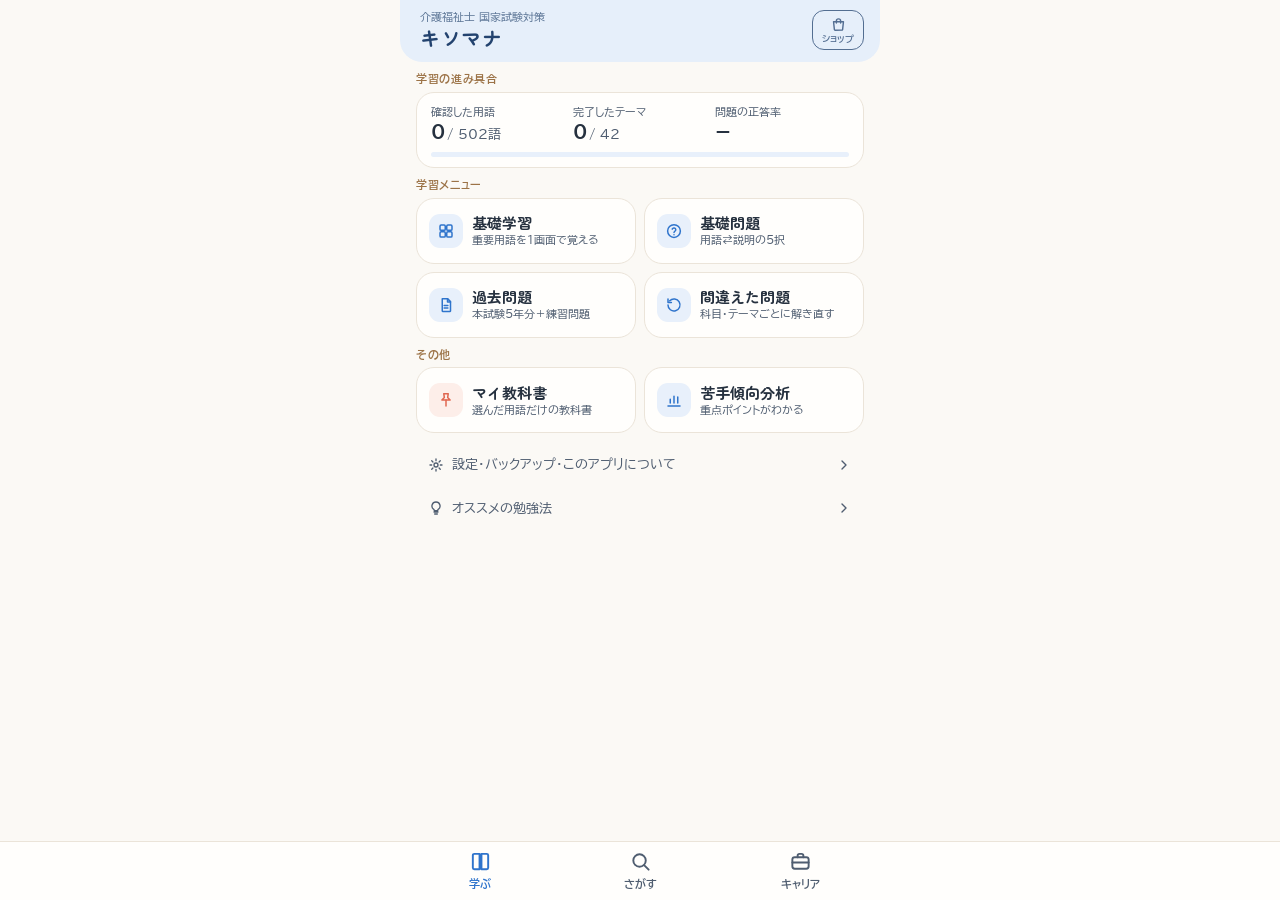
<file: index.html>
<!doctype html>
<html lang="ja">
<head>
  <meta charset="utf-8">
  <meta name="viewport" content="width=device-width, initial-scale=1, viewport-fit=cover">
  <title>介護福祉士 キソマナ 国家試験対策アプリ</title>
  <link rel="preconnect" href="https://fonts.googleapis.com">
  <link rel="preconnect" href="https://fonts.gstatic.com" crossorigin>
  <link rel="stylesheet" href="https://fonts.googleapis.com/css2?family=BIZ+UDPGothic:wght@400;700&family=Zen+Maru+Gothic:wght@700&display=swap">
  <link rel="stylesheet" href="src/styles.css">
</head>
<body>
  <div id="app" class="app"></div>
  <div id="sheet-root"></div>

  <!-- 読み込み順: 教材データ → 進捗ストア → 画面 -->
  <script src="src/data/materials.js"></script>
  <script src="src/data/fields/01-dignity.js"></script>
  <script src="src/data/fields/02-relations.js"></script>
  <script src="src/data/fields/03-society.js"></script>
  <script src="src/data/fields/04-care-basics.js"></script>
  <script src="src/data/fields/05-comm-skills.js"></script>
  <script src="src/data/fields/06-life-support.js"></script>
  <script src="src/data/fields/07-care-process.js"></script>
  <script src="src/data/fields/08-development.js"></script>
  <script src="src/data/fields/09-dementia.js"></script>
  <script src="src/data/fields/10-disability.js"></script>
  <script src="src/data/fields/11-body.js"></script>
  <script src="src/data/fields/12-medical.js"></script>
  <script src="src/data/exams.js"></script>
  <script src="src/data/pastExams.js"></script>
  <script src="src/data/pastExplain.js"></script>
  <script src="src/store.js"></script>
  <script src="src/app.js"></script>
</body>
</html>
</file>
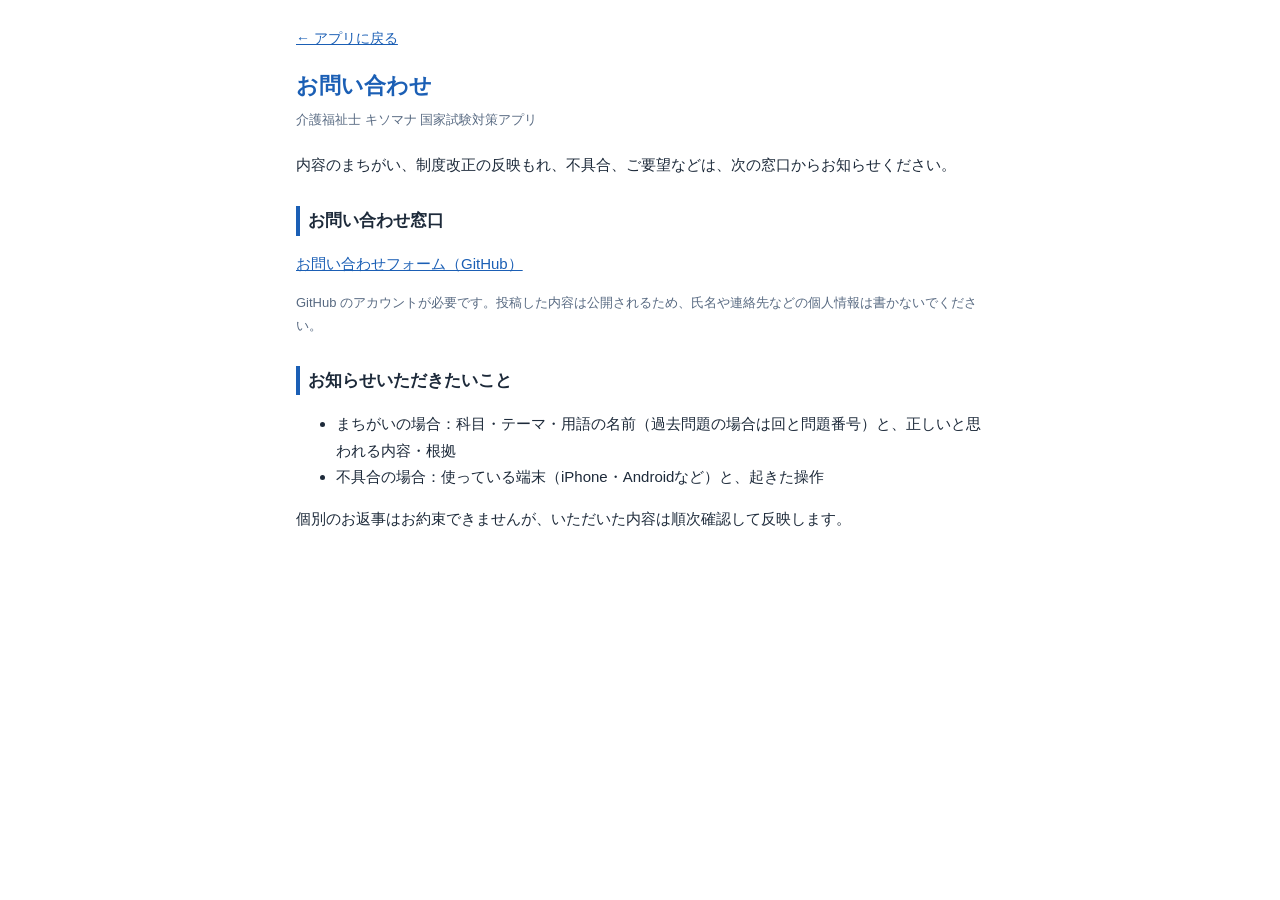
<file: docs/contact.html>
<!doctype html><html lang="ja"><head><meta charset="utf-8"><meta name="viewport" content="width=device-width, initial-scale=1"><link rel="icon" href="icon-192.png"><title>お問い合わせ｜介護福祉士 キソマナ 国家試験対策アプリ</title><style>
:root{--brand:#1b5fb5;--text:#1d2a3a;--muted:#586a82;--line:#dbe4ef;--bg:#ffffff}
@media (prefers-color-scheme: dark){:root{--brand:#7fb0ff;--text:#e8eef7;--muted:#9db0c9;--line:#2a3a50;--bg:#0f1722}}
*{box-sizing:border-box}body{margin:0;background:var(--bg);color:var(--text);font-family:"BIZ UDPGothic","Hiragino Sans","Noto Sans JP",sans-serif;line-height:1.75}
main{max-width:720px;margin:0 auto;padding:24px 16px 48px}h1{font-size:22px;color:var(--brand);margin:0 0 4px}h2{font-size:17px;margin:28px 0 6px;border-left:4px solid var(--brand);padding-left:8px}
p,li{font-size:15px}.meta{color:var(--muted);font-size:13px;margin:0 0 20px}a{color:var(--brand)}.back{display:inline-block;margin-bottom:16px;font-size:14px}
</style></head><body><main>
<a class="back" href="./">← アプリに戻る</a>
<h1>お問い合わせ</h1>
<p class="meta">介護福祉士 キソマナ 国家試験対策アプリ</p>
<p>内容のまちがい、制度改正の反映もれ、不具合、ご要望などは、次の窓口からお知らせください。</p>
<h2>お問い合わせ窓口</h2>
<p><a href="https://github.com/nasutakako/matome-anki/issues/new" target="_blank" rel="noopener">お問い合わせフォーム（GitHub）</a></p>
<p class="meta">GitHub のアカウントが必要です。投稿した内容は公開されるため、氏名や連絡先などの個人情報は書かないでください。</p>
<h2>お知らせいただきたいこと</h2>
<ul>
<li>まちがいの場合：科目・テーマ・用語の名前（過去問題の場合は回と問題番号）と、正しいと思われる内容・根拠</li>
<li>不具合の場合：使っている端末（iPhone・Androidなど）と、起きた操作</li>
</ul>
<p>個別のお返事はお約束できませんが、いただいた内容は順次確認して反映します。</p>
</main></body></html>
</file>
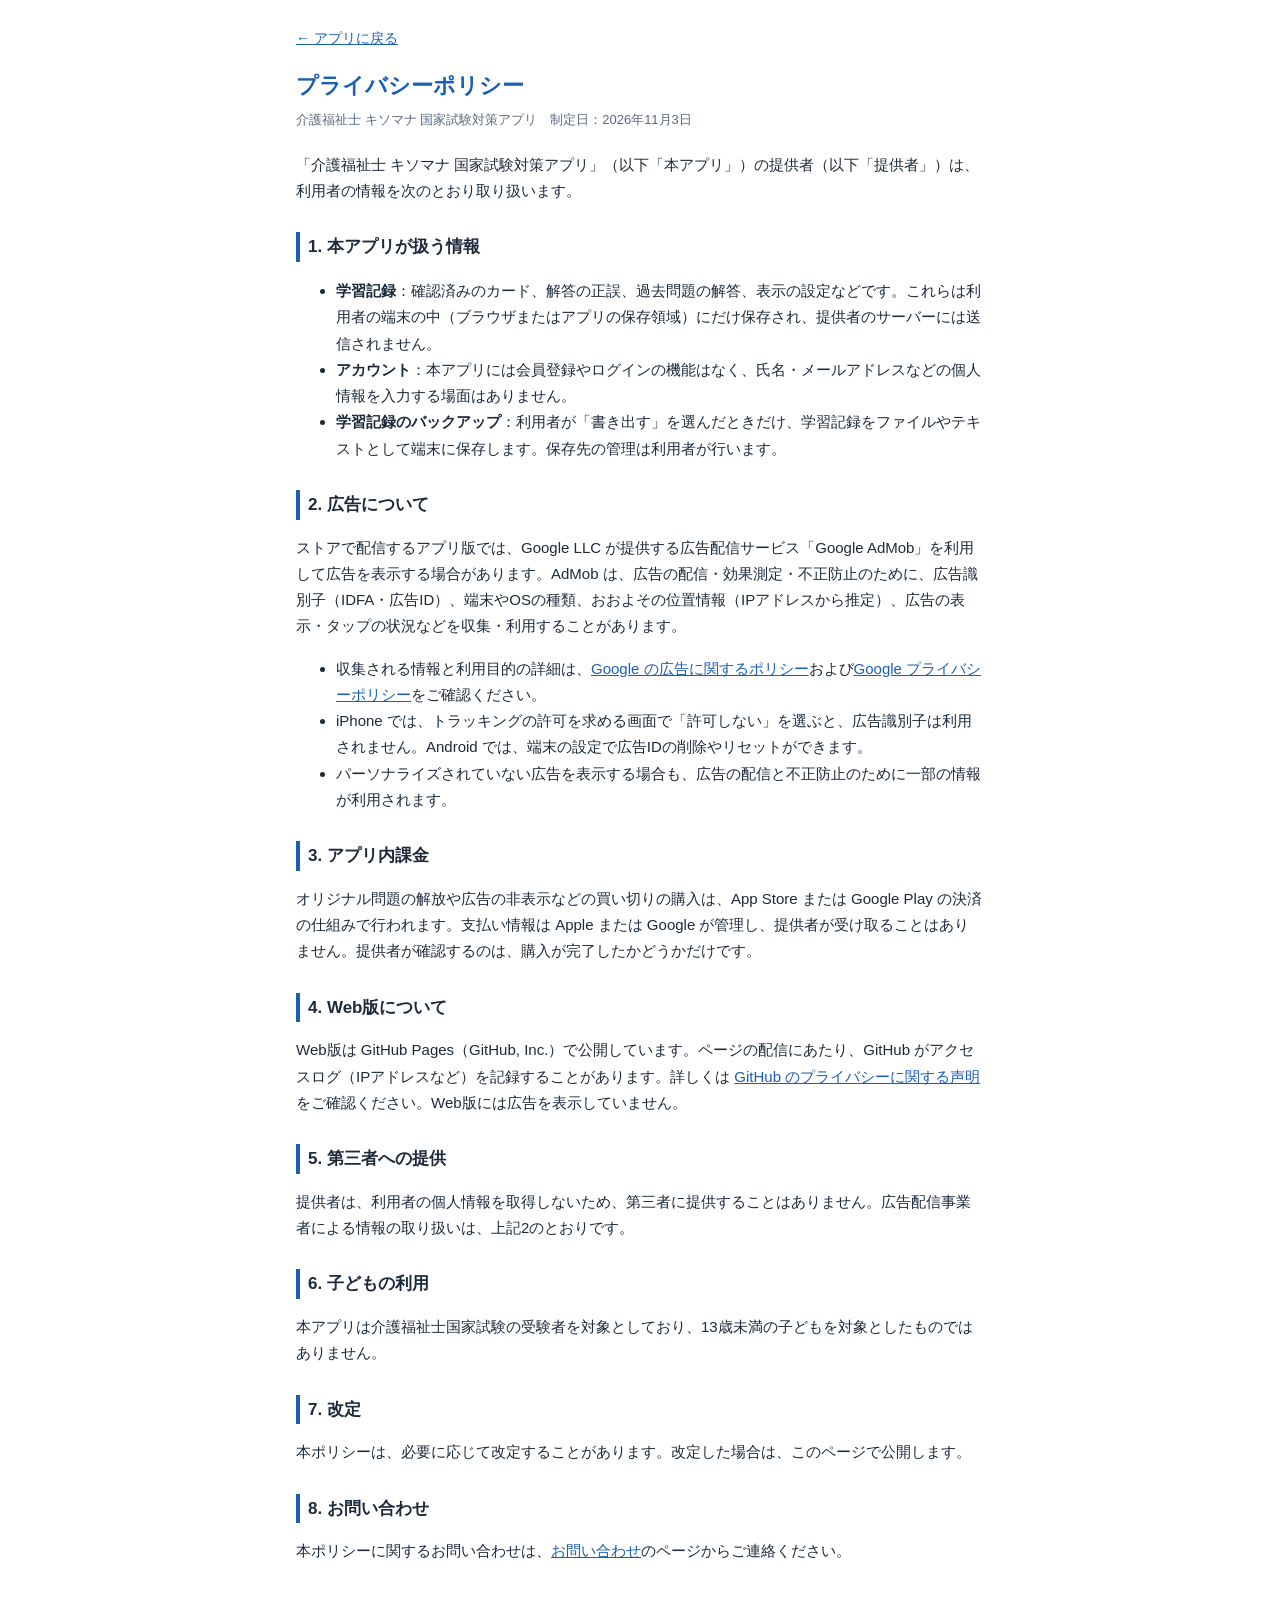
<file: docs/privacy.html>
<!doctype html><html lang="ja"><head><meta charset="utf-8"><meta name="viewport" content="width=device-width, initial-scale=1"><link rel="icon" href="icon-192.png"><title>プライバシーポリシー｜介護福祉士 キソマナ 国家試験対策アプリ</title><style>
:root{--brand:#1b5fb5;--text:#1d2a3a;--muted:#586a82;--line:#dbe4ef;--bg:#ffffff}
@media (prefers-color-scheme: dark){:root{--brand:#7fb0ff;--text:#e8eef7;--muted:#9db0c9;--line:#2a3a50;--bg:#0f1722}}
*{box-sizing:border-box}body{margin:0;background:var(--bg);color:var(--text);font-family:"BIZ UDPGothic","Hiragino Sans","Noto Sans JP",sans-serif;line-height:1.75}
main{max-width:720px;margin:0 auto;padding:24px 16px 48px}h1{font-size:22px;color:var(--brand);margin:0 0 4px}h2{font-size:17px;margin:28px 0 6px;border-left:4px solid var(--brand);padding-left:8px}
p,li{font-size:15px}.meta{color:var(--muted);font-size:13px;margin:0 0 20px}a{color:var(--brand)}.back{display:inline-block;margin-bottom:16px;font-size:14px}
</style></head><body><main>
<a class="back" href="./">← アプリに戻る</a>
<h1>プライバシーポリシー</h1>
<p class="meta">介護福祉士 キソマナ 国家試験対策アプリ　制定日：2026年11月3日</p>
<p>「介護福祉士 キソマナ 国家試験対策アプリ」（以下「本アプリ」）の提供者（以下「提供者」）は、利用者の情報を次のとおり取り扱います。</p>
<h2>1. 本アプリが扱う情報</h2>
<ul>
<li><b>学習記録</b>：確認済みのカード、解答の正誤、過去問題の解答、表示の設定などです。これらは利用者の端末の中（ブラウザまたはアプリの保存領域）にだけ保存され、提供者のサーバーには送信されません。</li>
<li><b>アカウント</b>：本アプリには会員登録やログインの機能はなく、氏名・メールアドレスなどの個人情報を入力する場面はありません。</li>
<li><b>学習記録のバックアップ</b>：利用者が「書き出す」を選んだときだけ、学習記録をファイルやテキストとして端末に保存します。保存先の管理は利用者が行います。</li>
</ul>
<h2>2. 広告について</h2>
<p>ストアで配信するアプリ版では、Google LLC が提供する広告配信サービス「Google AdMob」を利用して広告を表示する場合があります。AdMob は、広告の配信・効果測定・不正防止のために、広告識別子（IDFA・広告ID）、端末やOSの種類、おおよその位置情報（IPアドレスから推定）、広告の表示・タップの状況などを収集・利用することがあります。</p>
<ul>
<li>収集される情報と利用目的の詳細は、<a href="https://policies.google.com/technologies/ads?hl=ja" target="_blank" rel="noopener">Google の広告に関するポリシー</a>および<a href="https://policies.google.com/privacy?hl=ja" target="_blank" rel="noopener">Google プライバシーポリシー</a>をご確認ください。</li>
<li>iPhone では、トラッキングの許可を求める画面で「許可しない」を選ぶと、広告識別子は利用されません。Android では、端末の設定で広告IDの削除やリセットができます。</li>
<li>パーソナライズされていない広告を表示する場合も、広告の配信と不正防止のために一部の情報が利用されます。</li>
</ul>
<h2>3. アプリ内課金</h2>
<p>オリジナル問題の解放や広告の非表示などの買い切りの購入は、App Store または Google Play の決済の仕組みで行われます。支払い情報は Apple または Google が管理し、提供者が受け取ることはありません。提供者が確認するのは、購入が完了したかどうかだけです。</p>
<h2>4. Web版について</h2>
<p>Web版は GitHub Pages（GitHub, Inc.）で公開しています。ページの配信にあたり、GitHub がアクセスログ（IPアドレスなど）を記録することがあります。詳しくは <a href="https://docs.github.com/ja/site-policy/privacy-policies/github-general-privacy-statement" target="_blank" rel="noopener">GitHub のプライバシーに関する声明</a>をご確認ください。Web版には広告を表示していません。</p>
<h2>5. 第三者への提供</h2>
<p>提供者は、利用者の個人情報を取得しないため、第三者に提供することはありません。広告配信事業者による情報の取り扱いは、上記2のとおりです。</p>
<h2>6. 子どもの利用</h2>
<p>本アプリは介護福祉士国家試験の受験者を対象としており、13歳未満の子どもを対象としたものではありません。</p>
<h2>7. 改定</h2>
<p>本ポリシーは、必要に応じて改定することがあります。改定した場合は、このページで公開します。</p>
<h2>8. お問い合わせ</h2>
<p>本ポリシーに関するお問い合わせは、<a href="contact.html">お問い合わせ</a>のページからご連絡ください。</p>
</main></body></html>
</file>
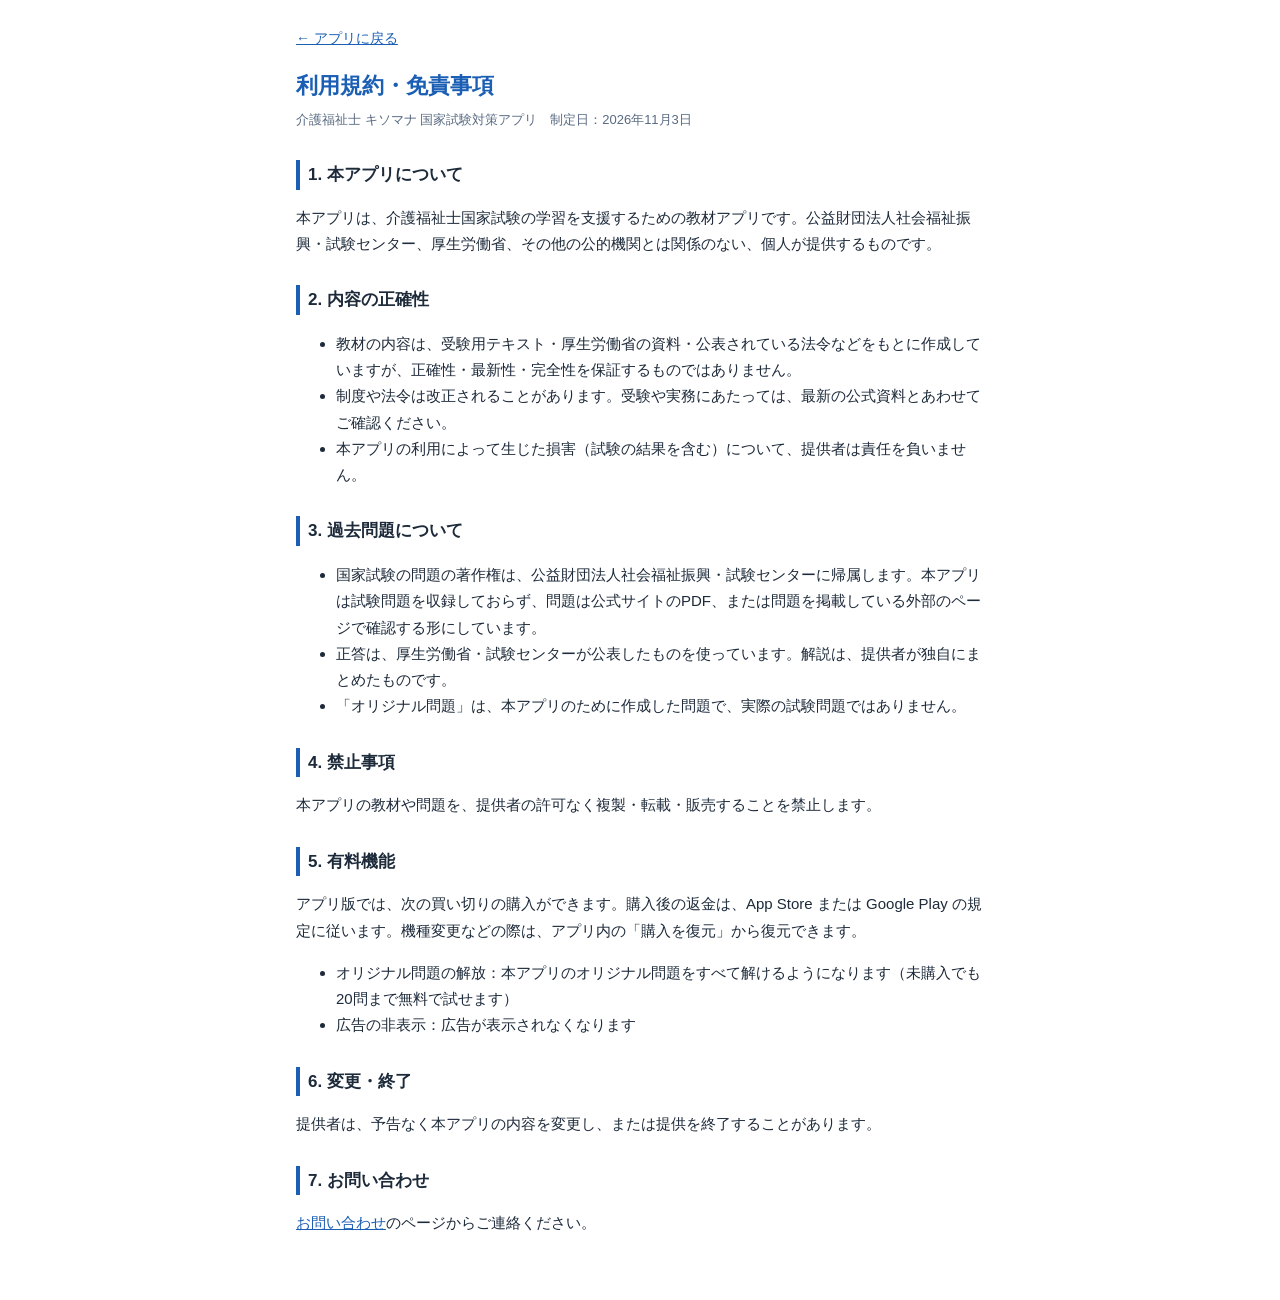
<file: docs/terms.html>
<!doctype html><html lang="ja"><head><meta charset="utf-8"><meta name="viewport" content="width=device-width, initial-scale=1"><link rel="icon" href="icon-192.png"><title>利用規約・免責事項｜介護福祉士 キソマナ 国家試験対策アプリ</title><style>
:root{--brand:#1b5fb5;--text:#1d2a3a;--muted:#586a82;--line:#dbe4ef;--bg:#ffffff}
@media (prefers-color-scheme: dark){:root{--brand:#7fb0ff;--text:#e8eef7;--muted:#9db0c9;--line:#2a3a50;--bg:#0f1722}}
*{box-sizing:border-box}body{margin:0;background:var(--bg);color:var(--text);font-family:"BIZ UDPGothic","Hiragino Sans","Noto Sans JP",sans-serif;line-height:1.75}
main{max-width:720px;margin:0 auto;padding:24px 16px 48px}h1{font-size:22px;color:var(--brand);margin:0 0 4px}h2{font-size:17px;margin:28px 0 6px;border-left:4px solid var(--brand);padding-left:8px}
p,li{font-size:15px}.meta{color:var(--muted);font-size:13px;margin:0 0 20px}a{color:var(--brand)}.back{display:inline-block;margin-bottom:16px;font-size:14px}
</style></head><body><main>
<a class="back" href="./">← アプリに戻る</a>
<h1>利用規約・免責事項</h1>
<p class="meta">介護福祉士 キソマナ 国家試験対策アプリ　制定日：2026年11月3日</p>
<h2>1. 本アプリについて</h2>
<p>本アプリは、介護福祉士国家試験の学習を支援するための教材アプリです。公益財団法人社会福祉振興・試験センター、厚生労働省、その他の公的機関とは関係のない、個人が提供するものです。</p>
<h2>2. 内容の正確性</h2>
<ul>
<li>教材の内容は、受験用テキスト・厚生労働省の資料・公表されている法令などをもとに作成していますが、正確性・最新性・完全性を保証するものではありません。</li>
<li>制度や法令は改正されることがあります。受験や実務にあたっては、最新の公式資料とあわせてご確認ください。</li>
<li>本アプリの利用によって生じた損害（試験の結果を含む）について、提供者は責任を負いません。</li>
</ul>
<h2>3. 過去問題について</h2>
<ul>
<li>国家試験の問題の著作権は、公益財団法人社会福祉振興・試験センターに帰属します。本アプリは試験問題を収録しておらず、問題は公式サイトのPDF、または問題を掲載している外部のページで確認する形にしています。</li>
<li>正答は、厚生労働省・試験センターが公表したものを使っています。解説は、提供者が独自にまとめたものです。</li>
<li>「オリジナル問題」は、本アプリのために作成した問題で、実際の試験問題ではありません。</li>
</ul>
<h2>4. 禁止事項</h2>
<p>本アプリの教材や問題を、提供者の許可なく複製・転載・販売することを禁止します。</p>
<h2>5. 有料機能</h2>
<p>アプリ版では、次の買い切りの購入ができます。購入後の返金は、App Store または Google Play の規定に従います。機種変更などの際は、アプリ内の「購入を復元」から復元できます。</p>
<ul>
<li>オリジナル問題の解放：本アプリのオリジナル問題をすべて解けるようになります（未購入でも20問まで無料で試せます）</li>
<li>広告の非表示：広告が表示されなくなります</li>
</ul>
<h2>6. 変更・終了</h2>
<p>提供者は、予告なく本アプリの内容を変更し、または提供を終了することがあります。</p>
<h2>7. お問い合わせ</h2>
<p><a href="contact.html">お問い合わせ</a>のページからご連絡ください。</p>
</main></body></html>
</file>
<file: src/styles.css>
/* Layout: 片手操作前提の1カラム。主要操作は画面下部、用語は2列タイルで位置を固定 */
:root {
  /* 白と青を基調。緑（確認済み・正解）と赤（不正解）は意味のある所だけに使う */
  --bg: #ffffff;
  --surface: #ffffff;
  --tint: #f2f7fd;
  --ink: #13243b;
  --muted: #586a82;
  --faint: #8797ad;
  --line: #d9e4f2;
  --accent: #1b5fb5;
  --accent-ink: #ffffff;
  --accent-soft: #e7f0fb;
  --brand: #1b5fb5;
  --brand-ink: #ffffff;
  --brand-muted: #c9dcf5;
  --ok: #1d8a52;
  --ok-ink: #ffffff;
  --ok-soft: #eaf6ef;
  --ok-line: #9fd2b6;
  --ng: #c2412d;
  --ng-soft: #fcefec;
  --ng-line: #eab4aa;
  --scrim: rgba(13, 30, 56, 0.42);
  --shadow: none;
  --shadow-sheet: 0 -8px 28px rgba(13, 30, 56, 0.16);

  --font: "BIZ UDPGothic", "Hiragino Sans", "Hiragino Kaku Gothic ProN", "Noto Sans JP", "Yu Gothic", sans-serif;
  --fs-xs: 11px;
  --fs-sm: 12.5px;
  --fs-md: 14px;
  --fs-lg: 15.5px;
  --fs-xl: 19px;
  --radius: 12px;
  --radius-sm: 9px;
  --app-max: 480px;
  --tap: 44px;
}

@media (prefers-color-scheme: dark) {
  :root:not([data-theme]) {
    --bg: #0d1626;
    --surface: #142036;
    --tint: #18273f;
    --ink: #e4ecf7;
    --muted: #9db0c9;
    --faint: #6f84a1;
    --line: #243652;
    --accent: #7fb0f0;
    --accent-ink: #0b1a2f;
    --accent-soft: #1a2d4a;
    --brand: #163a6b;
    --brand-ink: #ffffff;
    --brand-muted: #a8c4ea;
    --ok: #4ec58a;
    --ok-ink: #0d1f15;
    --ok-soft: #132b20;
    --ok-line: #2e6a4a;
    --ng: #f0806c;
    --ng-soft: #2e1a17;
    --ng-line: #6e3a31;
    --scrim: rgba(0, 0, 0, 0.6);
    --shadow: none;
    --shadow-sheet: 0 -8px 28px rgba(0, 0, 0, 0.5);
    color-scheme: dark;
  }
}
:root[data-theme="dark"] {
  --bg: #0d1626;
  --surface: #142036;
  --tint: #18273f;
  --ink: #e4ecf7;
  --muted: #9db0c9;
  --faint: #6f84a1;
  --line: #243652;
  --accent: #7fb0f0;
  --accent-ink: #0b1a2f;
  --accent-soft: #1a2d4a;
  --brand: #163a6b;
  --brand-ink: #ffffff;
  --brand-muted: #a8c4ea;
  --ok: #4ec58a;
  --ok-ink: #0d1f15;
  --ok-soft: #132b20;
  --ok-line: #2e6a4a;
  --ng: #f0806c;
  --ng-soft: #2e1a17;
  --ng-line: #6e3a31;
  --scrim: rgba(0, 0, 0, 0.6);
  --shadow: none;
  --shadow-sheet: 0 -8px 28px rgba(0, 0, 0, 0.5);
  color-scheme: dark;
}

* { box-sizing: border-box; }
html, body { min-height: 100%; }
body {
  margin: 0;
  background: var(--bg);
  color: var(--ink);
  font-family: var(--font);
  font-size: var(--fs-md);
  line-height: 1.6;
  -webkit-font-smoothing: antialiased;
  -webkit-tap-highlight-color: transparent;
}
body.is-locked { overflow: hidden; }
body::before {
  content: "";
  position: fixed;
  inset: 0 0 auto;
  height: env(safe-area-inset-top, 0px);
  z-index: 30;
  background: var(--surface);
}
button { font: inherit; color: inherit; }
h1, h2, h3, p { margin: 0; }
h1, h2, h3 { text-wrap: balance; line-height: 1.35; }
:focus-visible { outline: 3px solid var(--accent); outline-offset: 2px; }

.app {
  max-width: var(--app-max);
  margin: 0 auto;
  min-height: 100vh;
  min-height: 100dvh;
  display: flex;
  flex-direction: column;
}

/* ---------- Top bar ---------- */
.topbar {
  position: sticky;
  top: env(safe-area-inset-top, 0px);
  z-index: 20;
  background: var(--surface);
  border-bottom: 1px solid var(--line);
  padding-block: 8px 12px;
  padding-left: max(8px, env(safe-area-inset-left, 0px));
  padding-right: max(16px, env(safe-area-inset-right, 0px));
  display: flex;
  align-items: center;
  gap: 4px;
}
.topbar__titles { min-width: 0; flex: 1; }
.topbar__eyebrow {
  font-size: var(--fs-xs);
  color: var(--muted);
  white-space: nowrap;
  overflow: hidden;
  text-overflow: ellipsis;
}
.topbar__title { font-size: var(--fs-lg); font-weight: 700; }
.icon-btn {
  flex: none;
  width: var(--tap);
  height: var(--tap);
  border: 0;
  background: none;
  border-radius: 50%;
  display: grid;
  place-items: center;
  color: var(--ink);
  cursor: pointer;
}
.icon-btn:active { background: var(--accent-soft); }
.icon-btn svg { width: 24px; height: 24px; }

.content {
  flex: 1;
  padding-block: 20px 32px;
  padding-left: max(16px, env(safe-area-inset-left, 0px));
  padding-right: max(16px, env(safe-area-inset-right, 0px));
  display: flex;
  flex-direction: column;
  gap: 24px;
}
.content--with-dock { padding-bottom: calc(112px + env(safe-area-inset-bottom, 0px)); }

.section { display: flex; flex-direction: column; gap: 10px; }
.section__label {
  font-size: var(--fs-xs);
  font-weight: 700;
  letter-spacing: 0.08em;
  color: var(--muted);
}

/* ---------- Home ---------- */
.home-head { display: flex; flex-direction: column; gap: 4px; padding-top: 8px; }
.home-head__eyebrow { font-size: var(--fs-sm); color: var(--muted); }
.home-head__title { font-size: 26px; font-weight: 700; letter-spacing: 0.02em; }

.panel {
  background: var(--surface);
  border: 1px solid var(--line);
  border-radius: var(--radius);
  box-shadow: var(--shadow);
  padding: 16px;
}
.stats { display: grid; grid-template-columns: repeat(3, minmax(0, 1fr)); gap: 12px; }
.stat__label { font-size: var(--fs-xs); color: var(--muted); }
.stat__value {
  font-size: 24px;
  font-weight: 700;
  font-variant-numeric: tabular-nums;
}
.stat__value small { font-size: var(--fs-sm); color: var(--muted); font-weight: 400; margin-left: 2px; }
.stats .bar { grid-column: 1 / -1; }

.resume {
  display: flex;
  flex-direction: column;
  gap: 12px;
  border-color: var(--accent-soft);
  background: var(--surface);
}
.resume__meta { font-size: var(--fs-xs); color: var(--muted); display: flex; min-width: 0; white-space: nowrap; }
/* 科目名が長いときは科目名のほうを「…」で省き、「確認済み 0/8」は改行させない */
.resume__field { min-width: 0; overflow: hidden; text-overflow: ellipsis; }
.resume__count { flex: none; }
.resume__title { font-size: var(--fs-lg); font-weight: 700; }

/* ---------- List rows ---------- */
.rows {
  background: var(--surface);
  border: 1px solid var(--line);
  border-radius: var(--radius);
  box-shadow: var(--shadow);
  overflow: hidden;
}
.row {
  width: 100%;
  border: 0;
  background: none;
  text-align: left;
  padding: 14px 12px 14px 16px;
  min-height: 64px;
  display: flex;
  align-items: center;
  gap: 12px;
  cursor: pointer;
}
.row + .row { border-top: 1px solid var(--line); }
.row:active:not(:disabled) { background: var(--accent-soft); }
.row:disabled { cursor: default; }
.row:disabled .row__title { color: var(--faint); }
.row__icon {
  flex: none;
  width: 36px;
  height: 36px;
  border-radius: var(--radius-sm);
  background: var(--accent-soft);
  color: var(--accent);
  display: grid;
  place-items: center;
}
.row:disabled .row__icon { background: var(--bg); color: var(--faint); }
.row__icon svg { width: 20px; height: 20px; }
.row__body { flex: 1; min-width: 0; display: flex; flex-direction: column; gap: 4px; }
.row__title { font-size: var(--fs-md); font-weight: 700; }
.row__sub { font-size: var(--fs-xs); color: var(--muted); }
.row__chev { flex: none; color: var(--faint); width: 20px; height: 20px; }
.row__aside { flex: none; display: flex; align-items: center; gap: 4px; }

.chip {
  display: inline-flex;
  align-items: center;
  gap: 4px;
  font-size: var(--fs-xs);
  font-weight: 700;
  padding: 3px 8px;
  border-radius: 999px;
  white-space: nowrap;
  font-variant-numeric: tabular-nums;
  background: var(--bg);
  color: var(--muted);
}
.chip--progress { background: var(--accent-soft); color: var(--accent); }
.chip--done { background: var(--ok-soft); color: var(--ok); }
.chip svg { width: 12px; height: 12px; }

/* ---------- Progress bar ---------- */
.bar {
  height: 6px;
  border-radius: 999px;
  background: var(--line);
  overflow: hidden;
}
.bar__fill {
  height: 100%;
  border-radius: inherit;
  background: var(--accent);
  transition: width 0.3s ease;
}
.bar--done .bar__fill { background: var(--ok); }
.row .bar { margin-top: 4px; height: 4px; }

/* ---------- Study ---------- */
.study-head {
  display: flex;
  flex-direction: column;
  gap: 10px;
}
.page-tag {
  display: flex;
  align-items: baseline;
  gap: 8px;
  flex-wrap: wrap;
}
.page-tag__num {
  font-size: var(--fs-xs);
  font-weight: 700;
  color: var(--accent);
  font-variant-numeric: tabular-nums;
}
.page-tag__title { font-size: var(--fs-lg); font-weight: 700; }
.page-tag__lead { font-size: var(--fs-xs); color: var(--muted); width: 100%; }
.progress {
  display: flex;
  flex-direction: column;
  gap: 6px;
}
.progress__text {
  display: flex;
  justify-content: space-between;
  font-size: var(--fs-sm);
  color: var(--muted);
}
.progress__count { font-variant-numeric: tabular-nums; color: var(--ink); }
.progress__count b { font-size: var(--fs-lg); }

.term-grid {
  display: grid;
  grid-template-columns: repeat(2, minmax(0, 1fr));
  gap: 10px;
}
.term-grid > .term:last-child:nth-child(odd) { grid-column: 1 / -1; }

.term {
  position: relative;
  min-height: 86px;
  padding: 14px 14px 12px;
  border: 1.5px solid var(--line);
  border-radius: var(--radius);
  background: var(--surface);
  box-shadow: var(--shadow);
  text-align: left;
  display: flex;
  flex-direction: column;
  justify-content: center;
  gap: 4px;
  cursor: pointer;
  transition: border-color 0.2s, background-color 0.2s, transform 0.1s;
}
.term:active { transform: scale(0.98); }
.term__name {
  font-size: var(--fs-term);
  font-weight: 700;
  line-height: 1.3;
  padding-right: 22px;
  word-break: keep-all;
  overflow-wrap: anywhere;
}
.term__reading { font-size: 11px; color: var(--faint); line-height: 1.3; }
.term__check {
  position: absolute;
  top: 10px;
  right: 10px;
  width: 22px;
  height: 22px;
  border-radius: 50%;
  border: 1.5px solid var(--line);
  display: grid;
  place-items: center;
  color: transparent;
}
.term__check svg { width: 14px; height: 14px; }
.term.is-checked {
  border-color: var(--ok-line);
  background: var(--ok-soft);
  box-shadow: none;
}
.term.is-checked .term__check {
  background: var(--ok);
  border-color: var(--ok);
  color: var(--ok-ink);
}
.term.is-checked .term__reading { color: var(--muted); }
.term.just-checked .term__check { animation: pop 0.35s ease-out; }
@keyframes pop {
  0% { transform: scale(0.5); }
  70% { transform: scale(1.15); }
  100% { transform: scale(1); }
}

.hint {
  font-size: var(--fs-xs);
  color: var(--muted);
  display: flex;
  gap: 6px;
  align-items: flex-start;
}
.hint svg { flex: none; width: 14px; height: 14px; margin-top: 2px; color: var(--faint); }
.notice {
  font-size: var(--fs-xs);
  color: var(--muted);
  border-top: 1px solid var(--line);
  padding-top: 12px;
}

/* ---------- Bottom dock ---------- */
.dock {
  position: fixed;
  left: 0;
  right: 0;
  bottom: 0;
  z-index: 20;
  background: var(--surface);
  border-top: 1px solid var(--line);
  padding-block: 12px calc(12px + env(safe-area-inset-bottom, 0px));
  padding-left: max(16px, env(safe-area-inset-left, 0px));
  padding-right: max(16px, env(safe-area-inset-right, 0px));
}
.dock__inner {
  max-width: calc(var(--app-max) - 32px);
  margin: 0 auto;
  min-height: 52px;
  display: flex;
  align-items: center;
  justify-content: center;
}
.dock__status { font-size: var(--fs-sm); color: var(--muted); font-variant-numeric: tabular-nums; }

/* ---------- Buttons ---------- */
.btn {
  min-height: 52px;
  width: 100%;
  border: 0;
  border-radius: var(--radius-sm);
  padding: 0 20px;
  font-size: var(--fs-md);
  font-weight: 700;
  display: inline-flex;
  align-items: center;
  justify-content: center;
  gap: 8px;
  cursor: pointer;
}
.btn svg { width: 20px; height: 20px; }
.btn--primary { background: var(--accent); color: var(--accent-ink); }
.btn--ok { background: var(--ok); color: var(--ok-ink); }
.btn--ghost { background: var(--surface); color: var(--ink); border: 1px solid var(--line); }
.btn--text {
  background: none;
  color: var(--muted);
  min-height: 44px;
  font-weight: 400;
  font-size: var(--fs-sm);
  text-decoration: underline;
  text-underline-offset: 3px;
}
.btn:active { filter: brightness(0.94); }
.btn-stack { display: flex; flex-direction: column; gap: 10px; }
.dock .btn { animation: rise 0.25s ease-out; }
@keyframes rise {
  from { transform: translateY(8px); opacity: 0.4; }
  to { transform: none; opacity: 1; }
}

/* ---------- Detail sheet ---------- */
.sheet-scrim {
  position: fixed;
  inset: 0;
  z-index: 40;
  background: var(--scrim);
  animation: fade 0.2s ease-out;
}
.sheet {
  position: fixed;
  left: 0;
  right: 0;
  bottom: 0;
  z-index: 41;
  max-width: var(--app-max);
  margin: 0 auto;
  max-height: calc(100% - 48px - env(safe-area-inset-top, 0px));
  background: var(--surface);
  border-radius: 20px 20px 0 0;
  box-shadow: var(--shadow-sheet);
  display: flex;
  flex-direction: column;
  animation: slide 0.26s cubic-bezier(0.2, 0.8, 0.2, 1);
}
.sheet__grip {
  width: 40px;
  height: 4px;
  border-radius: 999px;
  background: var(--line);
  margin: 8px auto 0;
}
.sheet__head {
  display: flex;
  align-items: flex-start;
  gap: 8px;
  padding-block: 12px 4px;
  padding-left: max(20px, env(safe-area-inset-left, 0px));
  padding-right: max(8px, env(safe-area-inset-right, 0px));
}
.sheet__titles { flex: 1; min-width: 0; display: flex; flex-direction: column; gap: 2px; padding-top: 6px; }
.sheet__meta { font-size: var(--fs-xs); color: var(--muted); }
.sheet__term { font-size: 24px; font-weight: 700; }
.sheet__reading { font-size: var(--fs-sm); color: var(--faint); }
.sheet__body {
  overflow-y: auto;
  padding-block: 12px 16px;
  padding-left: max(20px, env(safe-area-inset-left, 0px));
  padding-right: max(20px, env(safe-area-inset-right, 0px));
  display: flex;
  flex-direction: column;
  gap: 16px;
}
.sheet__label {
  font-size: var(--fs-xs);
  font-weight: 700;
  letter-spacing: 0.08em;
  color: var(--accent);
  margin-bottom: 4px;
}
.sheet__def { font-size: 16px; line-height: 1.85; }
.sheet__example {
  background: var(--bg);
  border-radius: var(--radius-sm);
  padding: 12px 14px;
  font-size: var(--fs-sm);
  line-height: 1.75;
}
.sheet__example .sheet__label { color: var(--muted); }
.sheet__foot {
  border-top: 1px solid var(--line);
  padding-block: 12px calc(12px + env(safe-area-inset-bottom, 0px));
  padding-left: max(20px, env(safe-area-inset-left, 0px));
  padding-right: max(20px, env(safe-area-inset-right, 0px));
  display: flex;
  flex-direction: column;
  gap: 4px;
}
.sheet__done {
  display: flex;
  align-items: center;
  justify-content: center;
  gap: 6px;
  color: var(--ok);
  font-size: var(--fs-sm);
  font-weight: 700;
  padding-bottom: 6px;
}
.sheet__done svg { width: 16px; height: 16px; }
@keyframes fade { from { opacity: 0; } }
@keyframes slide { from { transform: translateY(100%); } }

/* ---------- Complete ---------- */
.done-hero {
  display: flex;
  flex-direction: column;
  align-items: center;
  text-align: center;
  gap: 8px;
  padding-top: 16px;
}
.done-hero__mark {
  width: 64px;
  height: 64px;
  border-radius: 50%;
  background: var(--ok-soft);
  color: var(--ok);
  display: grid;
  place-items: center;
  margin-bottom: 4px;
}
.done-hero__mark svg { width: 32px; height: 32px; }
.done-hero__title { font-size: var(--fs-xl); font-weight: 700; }
.done-hero__sub { font-size: var(--fs-sm); color: var(--muted); }
.review { display: flex; flex-direction: column; gap: 16px; }
.review__group { display: flex; flex-direction: column; gap: 8px; }
.review__title { font-size: var(--fs-xs); color: var(--muted); font-weight: 700; }
.review__terms { display: flex; flex-wrap: wrap; gap: 6px; }
.review__term {
  font-size: var(--fs-sm);
  padding: 5px 10px;
  border-radius: 8px;
  background: var(--ok-soft);
  color: var(--ink);
}

@media (prefers-reduced-motion: reduce) {
  /* オープニング（ロゴが積み上がる演出）だけは止めない。動きを減らす設定では、下のほうで「その場でふわっと出る」形に切り替える */
  *:not(.splash):not(.splash *):not(.intro__movie *), *::before, *::after { animation: none !important; transition: none !important; }
}

/* ---------- 表示切り替え ---------- */
.seg {
  display: grid;
  grid-template-columns: 1fr 1fr;
  gap: 4px;
  padding: 4px;
  background: var(--line);
  border-radius: 12px;
}
.seg__btn {
  min-height: 40px;
  border: 0;
  border-radius: 9px;
  background: none;
  color: var(--muted);
  font-size: var(--fs-sm);
  font-weight: 700;
  cursor: pointer;
}
.seg__btn[aria-pressed="true"] {
  background: var(--surface);
  color: var(--ink);
  box-shadow: var(--shadow);
}

/* ---------- 説明つきで読む ---------- */
.read-list {
  background: var(--surface);
  border: 1px solid var(--line);
  border-radius: var(--radius);
  box-shadow: var(--shadow);
  overflow: hidden;
}
.read-item {
  width: 100%;
  border: 0;
  background: none;
  text-align: left;
  padding: 14px 16px 16px;
  display: flex;
  flex-direction: column;
  gap: 4px;
  cursor: pointer;
}
.read-item + .read-item { border-top: 1px solid var(--line); }
.read-item:active { background: var(--accent-soft); }
.read-item__head { display: flex; align-items: flex-start; gap: 10px; }
.read-item__term { flex: 1; min-width: 0; font-size: var(--fs-lg); font-weight: 700; line-height: 1.4; }
.read-item .term__check { position: static; flex: none; margin-top: 2px; }
.read-item.is-checked .term__check { background: var(--ok); border-color: var(--ok); color: var(--ok-ink); }
.read-item__reading { font-size: 11px; color: var(--faint); }
.read-item__def { font-size: var(--fs-md); line-height: 1.8; }
.read-item__point {
  margin-top: 4px;
  font-size: var(--fs-sm);
  line-height: 1.7;
  color: var(--accent);
  background: var(--accent-soft);
  border-radius: 8px;
  padding: 8px 10px;
}

/* ---------- シートの追加要素 ---------- */
.sheet__person {
  display: flex;
  gap: 10px;
  align-items: baseline;
  font-size: var(--fs-sm);
  font-weight: 700;
}
.sheet__person span {
  flex: none;
  font-size: var(--fs-xs);
  font-weight: 700;
  color: var(--muted);
  border: 1px solid var(--line);
  border-radius: 6px;
  padding: 1px 6px;
}
.sheet__point {
  background: var(--accent-soft);
  border-radius: var(--radius-sm);
  padding: 12px 14px;
  font-size: var(--fs-md);
  line-height: 1.75;
  font-weight: 700;
}
.done-hero__tip { font-size: var(--fs-xs); color: var(--muted); max-width: 28em; }
.home-head__lead { font-size: var(--fs-sm); color: var(--muted); }

/* ---------- コンパクト表示（1画面に8枚を収める） ---------- */
.content--with-dock { gap: 14px; padding-top: 14px; }
.study-head { gap: 8px; }
.term-grid { gap: 8px; }
.term { min-height: 68px; padding: 10px 12px 9px; gap: 2px; border-radius: 12px; }
.term__name { font-size: clamp(16px, 4.4vw, 18px); padding-right: 0; }
.term__reading { font-size: 10.5px; }
.term__check { top: 8px; right: 8px; width: 20px; height: 20px; }
.term__check svg { width: 12px; height: 12px; }
.seg__btn { min-height: 36px; }
.term__name { word-break: normal; line-break: strict; overflow-wrap: break-word; text-wrap: balance; line-height: 1.3; }
/* チェック欄の余白は1行目だけに取る（2行目以降はカード幅いっぱいに使う） */
.term__name::before { content: ""; float: right; width: 18px; height: 1em; }

/* ---------- 基礎問題 ---------- */
.stat__value { font-size: 22px; }
.q-label { font-size: var(--fs-sm); color: var(--muted); font-weight: 700; }
.q-prompt {
  background: var(--surface);
  border: 1.5px solid var(--line);
  border-radius: var(--radius);
  box-shadow: var(--shadow);
  padding: 18px 16px;
}
.q-prompt--term { font-size: 24px; font-weight: 700; line-height: 1.35; display: flex; flex-direction: column; gap: 4px; }
.q-prompt__reading { font-size: var(--fs-xs); color: var(--faint); font-weight: 400; }
.q-prompt--def { font-size: var(--fs-md); line-height: 1.85; }
.q-opts { display: flex; flex-direction: column; gap: 8px; }
.q-opt {
  width: 100%;
  min-height: 52px;
  border: 1.5px solid var(--line);
  border-radius: 12px;
  background: var(--surface);
  text-align: left;
  padding: 12px 12px;
  display: flex;
  align-items: flex-start;
  gap: 10px;
  cursor: pointer;
  font-size: var(--fs-lg);
  font-weight: 700;
  line-height: 1.45;
}
.q-opt--def { font-size: var(--fs-sm); font-weight: 400; line-height: 1.7; }
.q-opt:active:not(:disabled) { background: var(--accent-soft); }
.q-opt:disabled { cursor: default; }
.q-opt__num {
  flex: none;
  width: 24px;
  height: 24px;
  border-radius: 50%;
  background: var(--bg);
  color: var(--muted);
  font-size: var(--fs-xs);
  font-weight: 700;
  display: grid;
  place-items: center;
  margin-top: 1px;
  font-variant-numeric: tabular-nums;
}
.q-opt__text { flex: 1; min-width: 0; }
.q-opt__mark { flex: none; width: 22px; height: 22px; }
.q-opt__mark svg { width: 22px; height: 22px; }
.q-opt.is-correct { border-color: var(--ok); background: var(--ok-soft); }
.q-opt.is-correct .q-opt__num { background: var(--ok); color: var(--ok-ink); }
.q-opt.is-correct .q-opt__mark { color: var(--ok); }
.q-opt.is-wrong { border-color: var(--ng); background: var(--ng-soft); }
.q-opt.is-wrong .q-opt__num { background: var(--ng); color: var(--surface); }
.q-opt.is-wrong .q-opt__mark { color: var(--ng); }
.q-opt.is-dim { opacity: 0.55; }
.q-feedback {
  border-radius: var(--radius);
  padding: 14px 16px;
  display: flex;
  flex-direction: column;
  gap: 6px;
  border: 1px solid var(--ok-line);
  background: var(--ok-soft);
}
.q-feedback.is-wrong { border-color: var(--ng-line); background: var(--ng-soft); }
.q-feedback__verdict { font-size: var(--fs-sm); font-weight: 700; color: var(--ok); }
.q-feedback.is-wrong .q-feedback__verdict { color: var(--ng); }
.q-feedback__term { font-size: var(--fs-lg); font-weight: 700; }
.q-feedback__def { font-size: var(--fs-sm); line-height: 1.75; }
.q-feedback__point { font-size: var(--fs-sm); line-height: 1.7; color: var(--accent); font-weight: 700; }
.score { display: flex; align-items: baseline; gap: 6px; font-variant-numeric: tabular-nums; }
.score b { font-size: 48px; line-height: 1; }
.score span { font-size: var(--fs-lg); color: var(--muted); }
.done-hero .bar { width: 100%; max-width: 280px; margin-top: 6px; }
.read-item--static { cursor: default; }
.read-item--static:active { background: none; }

/* ---------- 過去に間違えた問題・苦手傾向分析 ---------- */
.chip--ng { background: var(--ng-soft); color: var(--ng); }
.bar--ng .bar__fill { background: var(--ng); }
.section__head { display: flex; align-items: baseline; justify-content: space-between; gap: 12px; }
.link-btn {
  border: 0;
  background: none;
  color: var(--accent);
  font-size: var(--fs-sm);
  font-weight: 700;
  padding: 8px 0;
  min-height: 40px;
  cursor: pointer;
}
.review-sum { display: flex; align-items: center; justify-content: space-between; gap: 16px; }
.review-sum .btn { width: auto; }
.empty { display: flex; flex-direction: column; gap: 12px; }
.empty__title { font-size: var(--fs-lg); font-weight: 700; }
.empty__text { font-size: var(--fs-sm); color: var(--muted); line-height: 1.75; }
.advice {
  margin: 0;
  padding: 14px 16px 14px 32px;
  background: var(--accent-soft);
  border-radius: var(--radius);
  display: flex;
  flex-direction: column;
  gap: 8px;
  font-size: var(--fs-sm);
  line-height: 1.75;
}
.focus {
  background: var(--surface);
  border: 1px solid var(--line);
  border-radius: var(--radius);
  box-shadow: var(--shadow);
  padding: 14px 16px;
  display: flex;
  flex-direction: column;
  gap: 10px;
}
.focus__head { display: flex; align-items: flex-start; gap: 10px; }
.focus__rank {
  flex: none;
  width: 26px;
  height: 26px;
  border-radius: 50%;
  background: var(--accent);
  color: var(--accent-ink);
  font-size: var(--fs-sm);
  font-weight: 700;
  display: grid;
  place-items: center;
}
.focus__titles { flex: 1; min-width: 0; }
.focus__meta { font-size: var(--fs-xs); color: var(--muted); }
.focus__title { font-size: var(--fs-lg); font-weight: 700; line-height: 1.4; }
.focus__terms { font-size: var(--fs-sm); font-weight: 700; line-height: 1.7; }
.focus__terms span {
  display: block;
  font-size: var(--fs-xs);
  font-weight: 700;
  color: var(--ng);
}
.focus__why { font-size: var(--fs-sm); color: var(--muted); line-height: 1.7; }
.focus__actions { display: grid; grid-template-columns: 1fr 1fr; gap: 8px; }
.btn--sm { min-height: 44px; font-size: var(--fs-sm); padding: 0 10px; gap: 6px; }
.btn--sm svg { width: 16px; height: 16px; }
.meters { display: flex; flex-direction: column; gap: 14px; }
.meter { display: flex; flex-direction: column; gap: 6px; }
.meter__head { display: flex; justify-content: space-between; gap: 12px; font-size: var(--fs-sm); }
.meter__label { font-weight: 700; min-width: 0; }
.meter__value { font-weight: 700; font-variant-numeric: tabular-nums; }
.meter__sub { font-size: var(--fs-xs); color: var(--muted); }


/* ==========================================================================
   白と青のデザイン ・ コンパクト表示（スクロールを減らすための最終調整）
   ========================================================================== */
body { line-height: 1.55; }
body::before { background: var(--brand); }

/* 上部バー：青地に白文字 */
.topbar {
  background: var(--brand);
  color: var(--brand-ink);
  border-bottom: 0;
  padding-block: 4px 6px;
  min-height: 52px;
}
.topbar__eyebrow { color: var(--brand-muted); font-size: var(--fs-xs); }
.topbar__title { font-size: var(--fs-lg); line-height: 1.3; }
.topbar .icon-btn { color: var(--brand-ink); }
.topbar .icon-btn:active { background: rgba(255, 255, 255, 0.16); }
.icon-btn svg { width: 22px; height: 22px; }

.content { padding-block: 12px 20px; gap: 14px; }
.content--with-dock { padding-top: 10px; gap: 10px; padding-bottom: calc(80px + env(safe-area-inset-bottom, 0px)); }
.section { gap: 6px; }
.section__label { color: var(--accent); letter-spacing: 0.06em; }

.panel { padding: 12px 14px; border-color: var(--line); }
.stats { gap: 8px; }
.stat__value { font-size: 20px; line-height: 1.3; }
.resume { gap: 8px; background: var(--tint); border-color: var(--line); }
.resume__title { font-size: var(--fs-md); }

.rows { border-color: var(--line); }
.row { min-height: 50px; padding: 9px 10px 9px 14px; gap: 10px; }
.row__icon { width: 30px; height: 30px; border-radius: 8px; }
.row__icon svg { width: 17px; height: 17px; }
.row__body { gap: 2px; }
.row__title { font-size: var(--fs-md); line-height: 1.4; }
.row__sub { line-height: 1.5; }
.row__chev { width: 18px; height: 18px; }
.row:disabled .row__icon { background: var(--tint); }
.row .bar { margin-top: 3px; height: 3px; }
.chip { padding: 2px 7px; background: var(--tint); }

.bar { height: 5px; background: var(--accent-soft); }

.btn { min-height: 46px; font-size: var(--fs-md); border-radius: var(--radius-sm); gap: 6px; }
.btn svg { width: 18px; height: 18px; }
.btn--ghost { background: var(--surface); border-color: var(--line); color: var(--accent); }
.btn--text { min-height: 36px; }
.btn-stack { gap: 8px; }
.btn--sm { min-height: 38px; }

.hint { font-size: var(--fs-xs); }
.notice { font-size: var(--fs-xs); padding-top: 8px; }

/* 基礎学習 */
.study-head { gap: 6px; }
.page-tag { gap: 6px; row-gap: 0; }
.page-tag__title { font-size: var(--fs-md); }
.progress { gap: 4px; }
.progress__text { font-size: var(--fs-xs); align-items: baseline; }
.progress__count b { font-size: var(--fs-md); }
.seg { padding: 3px; gap: 3px; background: var(--tint); border: 1px solid var(--line); border-radius: 10px; }
.seg__btn { min-height: 32px; font-size: var(--fs-sm); border-radius: 7px; }
.seg__btn[aria-pressed="true"] { background: var(--accent); color: var(--accent-ink); box-shadow: none; }
.term-grid { gap: 7px; }
.term { min-height: 60px; padding: 8px 10px 7px; border-width: 1.5px; border-color: var(--line); border-radius: 10px; }
.term:not(.is-checked):active { border-color: var(--accent); background: var(--accent-soft); }
.term__check { top: 7px; right: 7px; width: 18px; height: 18px; }
.term__name::before { width: 16px; }
.term__reading { font-size: 10px; }
.dock { padding-block: 8px calc(8px + env(safe-area-inset-bottom, 0px)); border-top-color: var(--line); }
.dock__inner { min-height: 46px; }
.dock__status { font-size: var(--fs-xs); }

.read-item { padding: 10px 14px 12px; gap: 3px; }
.read-item__term { font-size: var(--fs-md); }
.read-item__def { font-size: var(--fs-sm); line-height: 1.7; }
.read-item__point { font-size: var(--fs-xs); padding: 6px 9px; margin-top: 2px; }

/* 説明シート */
.sheet__head { padding-block: 8px 0; }
.sheet__term { font-size: 20px; }
.sheet__body { padding-block: 8px 12px; gap: 12px; }
.sheet__def { font-size: var(--fs-md); line-height: 1.8; }
.sheet__point { padding: 10px 12px; font-size: var(--fs-sm); }
.sheet__example { padding: 10px 12px; }
.sheet__foot { padding-block: 8px calc(8px + env(safe-area-inset-bottom, 0px)); }

/* 完了・結果 */
.done-hero { padding-top: 4px; gap: 4px; }
.done-hero__mark { width: 44px; height: 44px; margin-bottom: 0; }
.done-hero__mark svg { width: 24px; height: 24px; }
.done-hero__title { font-size: var(--fs-xl); }
.score b { font-size: 40px; }
.review { gap: 10px; }
.review__term { font-size: var(--fs-xs); padding: 4px 8px; background: var(--tint); }

/* 基礎問題 */
.q-label { font-size: var(--fs-xs); }
.q-prompt { padding: 12px 14px; border-color: var(--line); }
.q-prompt--term { font-size: 20px; }
.q-prompt--def { font-size: var(--fs-md); line-height: 1.75; }
.q-opts { gap: 6px; }
.q-opt { min-height: 44px; padding: 8px 10px; gap: 8px; font-size: var(--fs-md); border-color: var(--line); border-radius: 10px; }
.q-opt--def { font-size: var(--fs-sm); line-height: 1.6; }
.q-opt__num { width: 22px; height: 22px; background: var(--tint); color: var(--accent); }
.q-opt__mark, .q-opt__mark svg { width: 20px; height: 20px; }
.q-feedback { padding: 10px 12px; gap: 4px; }
.q-feedback__term { font-size: var(--fs-md); }

/* 分析・復習 */
.advice { padding: 10px 12px 10px 28px; gap: 6px; font-size: var(--fs-sm); line-height: 1.65; background: var(--tint); border: 1px solid var(--line); }
.focus { padding: 12px 14px; gap: 8px; }
.focus__title { font-size: var(--fs-md); }
.focus__rank { width: 22px; height: 22px; font-size: var(--fs-xs); }
.meters { gap: 10px; }
.empty { gap: 10px; }
.empty__title { font-size: var(--fs-md); }
.link-btn { min-height: 32px; padding: 4px 0; }

/* ---------- 学習画面の見出し（1行にまとめる） ---------- */
.study-head { gap: 5px; }
.study-head__row { display: flex; align-items: baseline; justify-content: space-between; gap: 10px; }
.study-head__row .page-tag__title { min-width: 0; display: flex; align-items: baseline; gap: 6px; flex-wrap: wrap; }
.study-head__row .progress__count { flex: none; font-size: var(--fs-xs); color: var(--muted); }
.study-head__row .progress__count b { color: var(--ink); font-size: var(--fs-md); }
.page-tag__lead { width: auto; }

/* ---------- 説明つきで読む：1画面のまとめシート ---------- */
.read-sheet {
  font-size: 14px; /* JS が画面に収まるサイズに調整する */
  border: 1px solid var(--line);
  border-radius: var(--radius);
  background: var(--surface);
  overflow: hidden;
}
.rs-item {
  position: relative;
  width: 100%;
  border: 0;
  background: none;
  text-align: left;
  font-size: inherit;
  padding: 0.5em 0.75em 0.55em;
  display: flex;
  flex-direction: column;
  gap: 0.15em;
  cursor: pointer;
}
.rs-item + .rs-item { border-top: 1px solid var(--line); }
.rs-item:active { background: var(--accent-soft); }
.rs-item.is-checked { background: var(--ok-soft); }
.rs-item__text { line-height: 1.5; padding-right: 1.4em; }
.rs-item__term {
  font-weight: 700;
  color: var(--accent);
  margin-right: 0.5em;
}
.rs-item.is-checked .rs-item__term { color: var(--ok); }
.rs-item__point {
  font-size: 0.9em;
  line-height: 1.45;
  color: var(--muted);
  padding-left: 0.6em;
  border-left: 2px solid var(--accent);
}
.rs-item__check {
  position: absolute;
  top: 0.55em;
  right: 0.6em;
  width: 1.15em;
  height: 1.15em;
  border-radius: 50%;
  border: 1.5px solid var(--line);
  display: grid;
  place-items: center;
  color: transparent;
}
.rs-item__check svg { width: 0.75em; height: 0.75em; }
.rs-item.is-checked .rs-item__check { background: var(--ok); border-color: var(--ok); color: var(--ok-ink); }
/* まとめシートの余白をさらに詰める（小さい画面でも1画面に収める） */
.rs-item { padding: 0.4em 0.65em 0.45em; gap: 0.1em; }
.rs-item__text { line-height: 1.45; }
.rs-item__point { line-height: 1.4; }
.content--with-dock .seg__btn { min-height: 30px; }
.content--read { gap: 7px; padding-top: 8px; }

/* ---------- ページの切り替え ---------- */
.page-tabs { display: flex; gap: 6px; overflow-x: auto; scrollbar-width: none; margin-top: 2px; }
.page-tabs::-webkit-scrollbar { display: none; }
.page-tab {
  flex: none;
  display: inline-flex;
  align-items: center;
  gap: 4px;
  min-height: 30px;
  padding: 0 10px;
  border: 1px solid var(--line);
  border-radius: 999px;
  background: var(--surface);
  color: var(--muted);
  font-size: var(--fs-xs);
  font-weight: 700;
  cursor: pointer;
  white-space: nowrap;
}
.page-tab svg { width: 12px; height: 12px; color: var(--ok); }
.page-tab.is-current { background: var(--accent); border-color: var(--accent); color: var(--accent-ink); }
.page-tab.is-current svg { color: var(--accent-ink); }

/* ---------- まとめシート：右の丸でチェック ---------- */
.rs-item { flex-direction: row; align-items: stretch; gap: 0; padding: 0; cursor: default; }
.rs-item:active { background: none; }
.rs-item__body {
  flex: 1;
  min-width: 0;
  border: 0;
  background: none;
  text-align: left;
  font-size: inherit;
  color: inherit;
  padding: 0.4em 0.2em 0.45em 0.65em;
  display: flex;
  flex-direction: column;
  gap: 0.1em;
  cursor: pointer;
}
.rs-item__body:active { background: var(--accent-soft); }
.rs-item__text { padding-right: 0; }
.rs-item__check {
  position: static;
  flex: none;
  align-self: stretch;
  width: 2.6em;
  min-width: 36px;
  border: 0;
  border-radius: 0;
  background: none;
  display: flex;
  align-items: flex-start;
  justify-content: center;
  padding-top: 0.45em;
  cursor: pointer;
  color: transparent;
}
.rs-item__check svg {
  width: 1.25em;
  height: 1.25em;
  padding: 0.18em;
  border-radius: 50%;
  border: 1.5px solid var(--faint);
  box-sizing: border-box;
}
.rs-item__check:active svg { border-color: var(--ok); }
.rs-item.is-checked .rs-item__check { background: none; }
.rs-item.is-checked .rs-item__check svg { background: var(--ok); border-color: var(--ok); color: var(--ok-ink); }

/* ---------- 5択 ---------- */
.q-feedback__trap { font-size: var(--fs-sm); font-weight: 700; color: var(--ng); }
.rs-item__check { width: 2.1em; min-width: 30px; }
.rs-item__body { padding-right: 0; }
.study-head__row { align-items: center; }
.study-head__row .page-tabs { flex: 1; min-width: 0; margin-top: 0; }
.page-tab { min-height: 28px; padding: 0 9px; }

/* ---------- 年度別の本試験：マークシート ---------- */
a.btn { text-decoration: none; }
.verdict { font-size: var(--fs-sm); font-weight: 700; color: var(--muted); text-align: center; }
.verdict--ok { color: var(--ok); }
.verdict--ng { color: var(--ng); }
.ms-score { display: flex; align-items: baseline; justify-content: center; gap: 8px; font-size: var(--fs-md); }
.ms-score b { font-size: 28px; font-variant-numeric: tabular-nums; }
.ms-sheet { border: 1px solid var(--line); border-radius: var(--radius); overflow: hidden; background: var(--surface); }
.ms-row { display: flex; align-items: center; gap: 8px; padding: 6px 10px; }
.ms-row + .ms-row { border-top: 1px solid var(--line); }
.ms-row.is-ng { background: var(--ng-soft); }
.ms-q { flex: none; width: 3.6em; font-size: var(--fs-sm); font-weight: 700; color: var(--accent); font-variant-numeric: tabular-nums; }
.ms-btns { flex: 1; display: flex; justify-content: space-between; gap: 6px; max-width: 260px; }
.ms-btn {
  width: 38px; height: 38px; border-radius: 50%;
  border: 1.5px solid var(--line); background: var(--surface); color: var(--ink);
  font-size: var(--fs-md); font-weight: 700; cursor: pointer; font-variant-numeric: tabular-nums;
}
.ms-btn.is-chosen { background: var(--accent); border-color: var(--accent); color: var(--accent-ink); }
.ms-btn:disabled { cursor: default; }
.ms-btn.is-answer { border-color: var(--ok); color: var(--ok); background: var(--ok-soft); }
.ms-btn.is-chosen.is-answer { background: var(--ok); color: var(--ok-ink); }
.ms-btn.is-wrong { background: var(--ng); border-color: var(--ng); color: var(--surface); }
.ms-mark { flex: none; width: 1.2em; text-align: center; font-weight: 700; }
.ms-row.is-ok .ms-mark { color: var(--ok); }
.ms-row.is-ng .ms-mark { color: var(--ng); }
.btn:disabled { opacity: 0.5; cursor: default; }
.rs-item__body { padding-top: 0.38em; padding-bottom: 0.42em; }

/* 過去問題の解説 */
.btn-row { display: flex; gap: 8px; }
.btn-row > .btn { flex: 1 1 0; min-width: 0; padding-left: 8px; padding-right: 8px; white-space: nowrap; }
.ex-list { display: flex; flex-direction: column; gap: 8px; }
.ex-item { background: var(--surface); border: 1px solid var(--line); border-radius: var(--radius); padding: 10px 12px; }
.ex-head { display: flex; align-items: center; gap: 8px; margin-bottom: 4px; }
.ex-q { font-weight: 700; font-variant-numeric: tabular-nums; }
.ex-ans { font-weight: 700; color: var(--accent); }
.ex-head .chip { margin-left: auto; }
.ex-main { margin: 0 0 4px; font-size: var(--fs-md); line-height: 1.5; }
.ex-note { margin: 0; font-size: var(--fs-sm); line-height: 1.5; color: var(--muted); }
.ex-note b { color: var(--text); font-weight: 600; }

/* 過去問題の解説 */
.btn-row { display: flex; gap: 8px; }
.btn-row > .btn { flex: 1 1 0; min-width: 0; padding-left: 8px; padding-right: 8px; white-space: nowrap; }
.ex-list { display: flex; flex-direction: column; gap: 8px; }
.ex-item { background: var(--surface); border: 1px solid var(--line); border-radius: var(--radius); padding: 10px 12px; }
.ex-head { display: flex; align-items: center; gap: 8px; margin-bottom: 4px; }
.ex-q { font-weight: 700; font-variant-numeric: tabular-nums; }
.ex-ans { font-weight: 700; color: var(--accent); }
.ex-head .chip { margin-left: auto; }
.ex-main { margin: 0 0 4px; font-size: var(--fs-md); line-height: 1.5; }
.ex-note { margin: 0; font-size: var(--fs-sm); line-height: 1.5; color: var(--muted); }
.ex-note b { color: var(--text, inherit); font-weight: 600; }

/* 重要語の赤字 */
:root { --kw: #d0312d; }
@media (prefers-color-scheme: dark) { :root:not([data-theme]) { --kw: #ff7b72; } }
:root[data-theme="dark"] { --kw: #ff7b72; }
em.kw { font-style: normal; color: var(--kw); font-weight: 600; }

/* 設定 */
.set-panel { display: flex; flex-direction: column; gap: 10px; }
.set-panel p { margin: 0; font-size: var(--fs-sm); line-height: 1.6; color: var(--muted); }
.set-sub { font-weight: 700; color: var(--text, inherit) !important; margin-top: 6px !important; }
.set-file { cursor: pointer; text-align: center; }
.set-text { width: 100%; font: inherit; font-size: var(--fs-sm); padding: 8px 10px; border: 1px solid var(--line); border-radius: 10px; background: var(--surface); color: inherit; resize: vertical; }
.set-msg { color: var(--accent) !important; font-weight: 700; }
a.row { text-decoration: none; color: inherit; }

/* ==========================================================================
   やわらかテーマ（案C：あたたかい白×淡い水色）
   - 背景はクリーム寄りの白、上部バーは淡い水色、見出しラベルは茶色
   - 単元のタイトルだけ丸文字（Zen Maru Gothic）で少し大きく。本文の書体はそのまま
   ========================================================================== */
:root {
  --bg: #fbf9f5;
  --surface: #fffefc;
  --tint: #f4f0e9;
  --ink: #26313f;
  --muted: #4f5d70;
  --faint: #77869a;
  --line: #ebe4d9;
  --accent: #2f74cc;
  --accent-soft: #e8f0fb;
  --brand: #e6effa;
  --brand-ink: #23436f;
  --brand-muted: #5f7898;
  --label: #9c7347;
  --radius: 18px;
  --radius-sm: 13px;
  --title-font: "Zen Maru Gothic", "Hiragino Maru Gothic ProN", var(--font);
}
@media (prefers-color-scheme: dark) {
  :root:not([data-theme]) { --label: #d2b48c; --radius: 18px; --radius-sm: 13px; }
}
:root[data-theme="dark"] { --label: #d2b48c; }

body { background: var(--bg); }
.topbar { border-radius: 0 0 22px 22px; padding-block: 8px 11px; }
.topbar .icon-btn:active { background: rgba(35, 67, 111, 0.08); }

/* 単元のタイトル（丸文字・大きめ。行間と字間を少し広げて詰まって見えないように） */
.topbar__title { font-family: var(--title-font); font-weight: 700; font-size: 20px; line-height: 1.3; letter-spacing: 0.03em; }
.page-tag__title, .resume__title { font-family: var(--title-font); font-weight: 700; font-size: 17px; letter-spacing: 0.02em; color: var(--brand-ink); }
.done-hero__title { font-family: var(--title-font); font-weight: 700; letter-spacing: 0.02em; }
@media (prefers-color-scheme: dark) {
  :root:not([data-theme]) .page-tag__title, :root:not([data-theme]) .resume__title { color: var(--ink); }
}
:root[data-theme="dark"] .page-tag__title, :root[data-theme="dark"] .resume__title { color: var(--ink); }

.section__label { color: var(--label); }
.panel, .rows, .read-sheet, .ms-sheet, .ex-item { border-color: var(--line); border-radius: var(--radius); }
.btn { border-radius: 999px; }
.seg { border: none; background: var(--tint); border-radius: 999px; }
.seg__btn { border-radius: 999px; }
.page-tab, .chip { border-radius: 999px; }
.set-text { border-radius: var(--radius-sm); }
/* 画面の高さが小さい端末（iPhone SE など）では、タイトルまわりを少し詰めて本文の領域を確保する */
@media (max-height: 700px) {
  .topbar { padding-block: 3px 6px; min-height: 48px; border-radius: 0 0 18px 18px; }
  .topbar__eyebrow { display: none; }
  .topbar__title { font-size: 18px; }
  .page-tag__title { font-size: 15.5px; }
}

/* ==========================================================================
   マイ教科書（ピックアップ）
   ========================================================================== */
:root { --pin: #e0664f; --pin-soft: #fdeee9; --pin-ink: #b8462f; }
@media (prefers-color-scheme: dark) { :root:not([data-theme]) { --pin: #f08a72; --pin-soft: #3a2420; --pin-ink: #f6a592; } }
:root[data-theme="dark"] { --pin: #f08a72; --pin-soft: #3a2420; --pin-ink: #f6a592; }

/* 説明つきで読む：右にスライドすると左にピンが出る */
.rs-item { overflow: hidden; }
.rs-item__slide { position: relative; z-index: 1; flex: 1; min-width: 0; display: flex; align-items: stretch; background: var(--surface); touch-action: pan-y; }
.rs-item.is-checked .rs-item__slide { background: var(--ok-soft); }
.rs-item__pin {
  position: absolute; z-index: 0; left: 0; top: 0; bottom: 0; width: 72px;
  display: flex; flex-direction: column; align-items: center; justify-content: center; gap: 2px;
  border: 0; background: var(--pin); color: #fff; font: inherit; font-size: 11px; font-weight: 700; cursor: pointer;
}
.rs-item__pin svg { width: 18px; height: 18px; }
.rs-item.is-picked .rs-item__pin { background: var(--faint); }
.pin-mark { display: inline-flex; vertical-align: -0.12em; margin-right: 0.15em; color: var(--pin); }
.pin-mark svg { width: 0.95em; height: 0.95em; }

/* カード：ピックアップ済みの印 */
.term__pin { position: absolute; top: 6px; left: 8px; color: var(--pin); display: inline-flex; }
.term__pin svg { width: 13px; height: 13px; }

/* 確認画面のボタン */
.btn--pin { background: var(--surface); color: var(--pin-ink); border: 1px solid var(--pin); }
.btn--pin svg { width: 18px; height: 18px; }
.btn--pin.is-picked { background: var(--pin-soft); border-color: var(--pin-soft); }
.chip--pin { display: inline-flex; align-items: center; gap: 3px; background: var(--pin-soft) !important; color: var(--pin-ink); }
.chip--pin svg { width: 11px; height: 11px; }

/* 追加・削除の確認 */
.sheet--confirm .confirm { padding: 18px 20px 6px; text-align: center; display: flex; flex-direction: column; align-items: center; gap: 6px; }
.confirm__icon { width: 48px; height: 48px; border-radius: 50%; background: var(--pin-soft); color: var(--pin); display: flex; align-items: center; justify-content: center; margin: 0; }
.confirm__icon svg { width: 24px; height: 24px; }
.confirm__title { margin: 4px 0 0; font-family: var(--title-font); font-size: 18px; }
.confirm__term { margin: 0; font-size: var(--fs-lg); font-weight: 700; color: var(--accent); }
.confirm__sub { margin: 0; font-size: var(--fs-sm); color: var(--muted); }

/* マイ教科書が空のとき */
.mine-empty { text-align: center; display: flex; flex-direction: column; align-items: center; gap: 8px; padding: 20px 16px; }
.mine-empty p { margin: 0; font-size: var(--fs-sm); color: var(--muted); line-height: 1.6; }
.mine-empty b { color: var(--ink); font-size: var(--fs-md); }
.mine-empty__icon { width: 52px; height: 52px; border-radius: 50%; background: var(--pin-soft); color: var(--pin) !important; display: flex; align-items: center; justify-content: center; }
.mine-empty__icon svg { width: 26px; height: 26px; }
.mine-empty__how { margin: 0; padding-left: 1.2em; text-align: left; font-size: var(--fs-sm); color: var(--muted); line-height: 1.7; }

/* ==========================================================================
   ホーム：スクロールせずに全体が見えるコンパクトな配置
   ========================================================================== */
.content--home { gap: 10px; padding-top: 10px; padding-bottom: calc(14px + env(safe-area-inset-bottom, 0px)); }
.content--home .section { gap: 5px; }
.content--home .panel.stats { padding: 10px 14px; row-gap: 6px; }
.content--home .stat__value { font-size: 19px; line-height: 1.25; }

.resume--compact { display: flex; flex-direction: row; align-items: center; gap: 12px; padding: 10px 12px 10px 14px; }
.resume__main { flex: 1; min-width: 0; display: flex; flex-direction: column; gap: 3px; }
.resume--compact .resume__title { font-size: 16px; line-height: 1.3; overflow: hidden; text-overflow: ellipsis; white-space: nowrap; }
.resume--compact .bar { margin-top: 3px; }
.resume__btn { flex: none; min-height: 40px; padding: 0 14px; font-size: var(--fs-sm); }
.resume__btn svg { width: 16px; height: 16px; }

.tiles { display: grid; grid-template-columns: repeat(2, minmax(0, 1fr)); gap: 8px; }
.tile {
  display: grid; grid-template-columns: auto 1fr; grid-template-rows: auto auto; column-gap: 9px; row-gap: 1px; align-items: center;
  text-align: left; padding: 11px 12px; min-height: 66px;
  background: var(--surface); border: 1px solid var(--line); border-radius: var(--radius); color: var(--ink); font: inherit; cursor: pointer;
}
.tile:active { background: var(--accent-soft); }
.tile__icon { grid-row: 1 / span 2; width: 34px; height: 34px; border-radius: 11px; background: var(--accent-soft); color: var(--accent); display: flex; align-items: center; justify-content: center; }
.tile__icon svg { width: 18px; height: 18px; }
.tile__title { font-family: var(--title-font); font-weight: 700; font-size: 15px; line-height: 1.3; }
.tile__sub { font-size: 11px; line-height: 1.35; color: var(--muted); }
.tile[data-ctx="mine"] .tile__icon { background: var(--pin-soft); color: var(--pin); }

.home-link {
  display: flex; align-items: center; gap: 8px; width: 100%; padding: 10px 12px; margin-top: 2px;
  border: 0; background: none; color: var(--muted); font: inherit; font-size: var(--fs-sm); cursor: pointer; border-radius: var(--radius-sm);
}
.home-link span { flex: 1; text-align: left; }
.home-link svg { width: 16px; height: 16px; }
.home-link:active { background: var(--tint); }
@media (max-height: 700px) {
  .content--home { gap: 7px; padding-top: 7px; }
  .tile { min-height: 58px; padding: 8px 10px; }
  .tile__sub { display: none; }
}
.resume--compact .resume__btn { width: auto; }
.tile__title, .tile__sub { min-width: 0; overflow: hidden; text-overflow: ellipsis; white-space: nowrap; }
.content--home .stats .bar { margin-top: 2px; }
.tile__sub { white-space: normal; display: -webkit-box; -webkit-line-clamp: 2; -webkit-box-orient: vertical; }
@media (max-height: 700px) { .tile__sub { display: -webkit-box; } }
@media (max-height: 600px) { .tile__sub { display: none; } }
.tile { align-content: center; }

/* ==========================================================================
   オリジナル問題の有料化（お試し表示・購入画面）
   ========================================================================== */
.trial { display: flex; flex-direction: column; gap: 6px; background: var(--pin-soft); border-color: transparent; }
.trial__title { margin: 0; font-family: var(--title-font); font-weight: 700; font-size: 16px; color: var(--pin-ink); }
.trial__sub { margin: 0; font-size: var(--fs-sm); color: var(--ink); }
.trial .btn { min-height: 40px; }
.paywall { display: flex; flex-direction: column; align-items: center; gap: 10px; padding: 20px 16px; text-align: center; }
.paywall__icon { margin: 0; width: 56px; height: 56px; border-radius: 50%; background: var(--accent-soft); color: var(--accent); display: flex; align-items: center; justify-content: center; }
.paywall__icon svg { width: 28px; height: 28px; }
.paywall__title { margin: 0; font-family: var(--title-font); font-size: 20px; line-height: 1.4; color: var(--brand-ink); }
.paywall__list { list-style: none; margin: 4px 0; padding: 0; display: flex; flex-direction: column; gap: 10px; text-align: left; width: 100%; }
.paywall__list li { display: flex; gap: 10px; align-items: flex-start; font-size: var(--fs-sm); color: var(--muted); line-height: 1.55; }
.paywall__list b { display: block; color: var(--ink); font-size: var(--fs-md); }
.paywall__check { flex: none; width: 22px; height: 22px; border-radius: 50%; background: var(--ok-soft); color: var(--ok); display: flex; align-items: center; justify-content: center; margin-top: 2px; }
.paywall__check svg { width: 14px; height: 14px; }
.paywall__trial { margin: 0; font-size: var(--fs-sm); color: var(--pin-ink); font-weight: 700; }
.paywall .btn { width: 100%; }
.paywall__owned { margin: 0; display: flex; align-items: center; gap: 6px; color: var(--ok); font-weight: 700; }
.paywall__owned svg { width: 18px; height: 18px; }

/* ---------- ふりがな ---------- */
ruby rt { font-size: 0.46em; letter-spacing: -0.06em; -webkit-user-select: none; user-select: none; font-weight: 400; line-height: 1; }
.furi-btn {
  margin-left: auto; flex: none; display: inline-flex; flex-direction: column; align-items: center; justify-content: center;
  min-width: 52px; height: 40px; padding: 2px 8px; border-radius: 12px; border: 1.5px solid currentColor;
  background: transparent; color: var(--brand-ink, #23436f); font: inherit; cursor: pointer; opacity: 0.75;
}
.furi-btn__rt { font-size: 9px; line-height: 1.1; }
.furi-btn__base { font-size: 12px; font-weight: 700; line-height: 1.2; }
.furi-btn.is-on { background: var(--brand-ink, #23436f); color: #fff; border-color: var(--brand-ink, #23436f); opacity: 1; }
.read-sheet ruby rt { font-size: 0.44em; }

/* ---------- ふりがなON：詰め込まず、ゆったり読める表示に ---------- */
.fr { display: inline; }
.is-furi .topbar__eyebrow,
.is-furi .resume--compact .resume__title,
.is-furi .tile__title,
.is-furi .tile__sub { overflow: visible; text-overflow: clip; white-space: normal; display: block; -webkit-line-clamp: unset; }
.is-furi .topbar__title { line-height: 1.6; }
.is-furi .content { line-height: 1.9; }
.is-furi .section { margin-bottom: 14px; }
.is-furi .tile { padding-block: 16px; align-items: flex-start; }
.is-furi .tile__title { line-height: 1.7; }
.is-furi .tile__sub { line-height: 1.85; margin-top: 2px; }
.is-furi .stat__label { line-height: 1.9; }
.is-furi .read-sheet { font-size: 15px; }
.is-furi .rs-item__body { padding-top: 0.7em; padding-bottom: 0.7em; }
.is-furi .rs-item__text { line-height: 2; }
.is-furi .rs-item__point { line-height: 1.95; margin-top: 4px; }
.is-furi .term__name { line-height: 1.6; }
.is-furi .sheet__def,
.is-furi .q-opt--def,
.is-furi .q-opt,
.is-furi .ex-main,
.is-furi .ex-note,
.is-furi .notice,
.is-furi .hint { line-height: 2; }
.is-furi .btn { line-height: 1.6; }
.q-prompt--def, .read-item__def { white-space: pre-line; }

/* ---------- ショップ ---------- */
.shop-btn {
  margin-left: auto; flex: none; display: inline-flex; flex-direction: column; align-items: center; justify-content: center; gap: 1px;
  min-width: 52px; height: 40px; padding: 2px 8px; border-radius: 12px; border: 1.5px solid currentColor;
  background: transparent; color: var(--brand-ink, #23436f); font: inherit; cursor: pointer; opacity: 0.75;
}
.shop-btn svg { width: 17px; height: 17px; }
.shop-btn__label { font-size: 9px; line-height: 1.1; font-weight: 700; }
.shop-btn + .furi-btn { margin-left: 6px; }
.shop__reason { display: flex; gap: 8px; align-items: flex-start; margin: 0 0 12px; padding: 10px 12px; border-radius: 14px; background: var(--pin-soft, #fdeee9); color: var(--pin-ink, #b2452f); font-size: var(--fs-sm); font-weight: 700; }
.shop__reason svg { flex: none; width: 18px; height: 18px; margin-top: 1px; }
.shop__item { display: flex; flex-direction: column; gap: 8px; padding: 16px; margin-bottom: 12px; }
.shop__item--main { border: 2px solid var(--accent); }
.shop__badge { align-self: flex-start; display: inline-flex; align-items: center; gap: 4px; margin: 0; padding: 2px 10px; border-radius: 999px; background: var(--accent); color: #fff; font-size: var(--fs-xs); font-weight: 700; }
.shop__badge svg { width: 14px; height: 14px; }
.shop__title { margin: 0; font-family: var(--title-font); font-size: 19px; color: var(--brand-ink); }
.shop__lead { margin: 0; font-size: var(--fs-sm); color: var(--muted); }
.shop__item .btn { width: 100%; }
.shop__owned { margin: 0; display: flex; align-items: center; gap: 6px; color: var(--ok); font-weight: 700; }
.shop__owned svg { width: 18px; height: 18px; }
.shop__restore { display: block; margin: 0 auto 8px; }
.mine-more { width: 100%; margin-bottom: 12px; }
.seg--analysis { margin-bottom: 14px; display: grid; grid-template-columns: repeat(3, 1fr); }
.seg--analysis.seg--n4 { grid-template-columns: repeat(4, 1fr); }
.seg--analysis .seg__btn { padding-inline: 4px; white-space: nowrap; font-size: 13px; }

/* ==========================================================================
   テーマカラー（設定で選ぶ）
   data-theme なし＝端末の設定に合わせる／light＝いつもの色／dark／pink／green
   ========================================================================== */
:root[data-theme="pink"] { --accent: #d4567e; --accent-ink: #ffffff; --accent-soft: #fce8ef;
  --brand: #fbe4ec; --brand-ink: #8a2f50; --brand-muted: #b07a8e; --label: #a0715a;
  --pin: #e0664f; --pin-soft: #fdeee9; --pin-ink: #b8462f;
}
:root[data-theme="green"] { --accent: #3a8a5a; --accent-ink: #ffffff; --accent-soft: #e4f2e7;
  --brand: #e2f0df; --brand-ink: #2c5a3c; --brand-muted: #6f8f78; --label: #9c7347;
  --pin: #e0664f; --pin-soft: #fdeee9; --pin-ink: #b8462f;
}
:root[data-theme="pink"] .topbar .icon-btn:active { background: rgba(138, 47, 80, 0.08); }
:root[data-theme="green"] .topbar .icon-btn:active { background: rgba(44, 90, 60, 0.08); }

/* 設定：テーマカラーの選択 */
.theme-pick { display: grid; grid-template-columns: repeat(5, 1fr); gap: 6px; }
.theme-pick__btn {
  display: flex; flex-direction: column; align-items: center; gap: 6px; padding: 10px 2px; border-radius: var(--radius-sm); white-space: nowrap; letter-spacing: -0.02em;
  border: 2px solid var(--line); background: var(--surface); color: var(--ink); font: inherit; font-size: 11px; cursor: pointer;
}
.theme-pick__btn[aria-pressed="true"] { border-color: var(--accent); font-weight: 700; }
.theme-pick__sw { width: 38px; height: 38px; border-radius: 50%; display: block; position: relative; overflow: hidden; border: 1px solid rgba(0, 0, 0, 0.08); }
.theme-pick__sw::after { content: ""; position: absolute; right: 0; bottom: 0; width: 50%; height: 50%; border-top-left-radius: 100%; background: var(--sw-accent); }

/* フラワー：画面の周りをお花が彩る（飾りは内容の後ろにあり、操作のじゃまをしない） */
:root[data-theme="flower"] { --accent: #cf5f8c; --accent-ink: #ffffff; --accent-soft: #fbe6ef;
  --brand: #fde6ee; --brand-ink: #8c3359; --brand-muted: #b17c93; --label: #a0715a;
  --pin: #e0664f; --pin-soft: #fdeee9; --pin-ink: #b8462f;
}
:root[data-theme="flower"] { background: var(--bg); }
:root[data-theme="flower"] body { background: transparent; }
:root[data-theme="flower"] body::after {
  content: ""; position: fixed; inset: 0; z-index: -1; pointer-events: none;
  background-image: url("data:image/svg+xml,%3Csvg xmlns=%22http://www.w3.org/2000/svg%22 width=%22170%22 height=%22170%22 viewBox=%220 0 170 170%22%3E%3Cpath d=%22M0,0 Q30.0,-19.2 60,0 Q30.0,19.2 0,0Z%22 fill=%22%239ccc8f%22 transform=%22translate(20,150) rotate(-60)%22/%3E%3Cpath d=%22M0,0 Q27.5,-17.6 55,0 Q27.5,17.6 0,0Z%22 fill=%22%23b6dba9%22 transform=%22translate(40,160) rotate(-20)%22/%3E%3Cpath d=%22M0,0 Q22.5,-14.4 45,0 Q22.5,14.4 0,0Z%22 fill=%22%23b6dba9%22 transform=%22translate(10,120) rotate(-95)%22/%3E%3Cg transform=%22translate(40,128) rotate(10)%22 opacity=%221%22%3E%3Cellipse cx=%220%22 cy=%22-16.5%22 rx=%2212.6%22 ry=%2218.0%22 fill=%22%23f7a8c4%22 transform=%22rotate(0.0)%22/%3E%3Cellipse cx=%220%22 cy=%22-16.5%22 rx=%2212.6%22 ry=%2218.0%22 fill=%22%23f7a8c4%22 transform=%22rotate(72.0)%22/%3E%3Cellipse cx=%220%22 cy=%22-16.5%22 rx=%2212.6%22 ry=%2218.0%22 fill=%22%23f7a8c4%22 transform=%22rotate(144.0)%22/%3E%3Cellipse cx=%220%22 cy=%22-16.5%22 rx=%2212.6%22 ry=%2218.0%22 fill=%22%23f7a8c4%22 transform=%22rotate(216.0)%22/%3E%3Cellipse cx=%220%22 cy=%22-16.5%22 rx=%2212.6%22 ry=%2218.0%22 fill=%22%23f7a8c4%22 transform=%22rotate(288.0)%22/%3E%3Ccircle r=%229.0%22 fill=%22%23ffd36b%22/%3E%3Ccircle r=%223.9000000000000004%22 fill=%22%23f2a93b%22 opacity=%22.6%22/%3E%3C/g%3E%3Cg transform=%22translate(92,150) rotate(30)%22 opacity=%221%22%3E%3Cellipse cx=%220%22 cy=%22-12.100000000000001%22 rx=%229.24%22 ry=%2213.2%22 fill=%22%23d9b8f0%22 transform=%22rotate(0.0)%22/%3E%3Cellipse cx=%220%22 cy=%22-12.100000000000001%22 rx=%229.24%22 ry=%2213.2%22 fill=%22%23d9b8f0%22 transform=%22rotate(72.0)%22/%3E%3Cellipse cx=%220%22 cy=%22-12.100000000000001%22 rx=%229.24%22 ry=%2213.2%22 fill=%22%23d9b8f0%22 transform=%22rotate(144.0)%22/%3E%3Cellipse cx=%220%22 cy=%22-12.100000000000001%22 rx=%229.24%22 ry=%2213.2%22 fill=%22%23d9b8f0%22 transform=%22rotate(216.0)%22/%3E%3Cellipse cx=%220%22 cy=%22-12.100000000000001%22 rx=%229.24%22 ry=%2213.2%22 fill=%22%23d9b8f0%22 transform=%22rotate(288.0)%22/%3E%3Ccircle r=%226.6%22 fill=%22%23ffd36b%22/%3E%3Ccircle r=%222.8600000000000003%22 fill=%22%23f2a93b%22 opacity=%22.6%22/%3E%3C/g%3E%3Cg transform=%22translate(22,78) rotate(5)%22 opacity=%221%22%3E%3Cellipse cx=%220%22 cy=%22-9.9%22 rx=%227.56%22 ry=%2210.799999999999999%22 fill=%22%23fbc8d9%22 transform=%22rotate(0.0)%22/%3E%3Cellipse cx=%220%22 cy=%22-9.9%22 rx=%227.56%22 ry=%2210.799999999999999%22 fill=%22%23fbc8d9%22 transform=%22rotate(72.0)%22/%3E%3Cellipse cx=%220%22 cy=%22-9.9%22 rx=%227.56%22 ry=%2210.799999999999999%22 fill=%22%23fbc8d9%22 transform=%22rotate(144.0)%22/%3E%3Cellipse cx=%220%22 cy=%22-9.9%22 rx=%227.56%22 ry=%2210.799999999999999%22 fill=%22%23fbc8d9%22 transform=%22rotate(216.0)%22/%3E%3Cellipse cx=%220%22 cy=%22-9.9%22 rx=%227.56%22 ry=%2210.799999999999999%22 fill=%22%23fbc8d9%22 transform=%22rotate(288.0)%22/%3E%3Ccircle r=%225.3999999999999995%22 fill=%22%23ffd36b%22/%3E%3Ccircle r=%222.34%22 fill=%22%23f2a93b%22 opacity=%22.6%22/%3E%3C/g%3E%3Cg transform=%22translate(78,108) rotate(0)%22 opacity=%221%22%3E%3Cellipse cx=%220%22 cy=%22-6.6000000000000005%22 rx=%225.04%22 ry=%227.199999999999999%22 fill=%22%23ffffff%22 transform=%22rotate(0.0)%22/%3E%3Cellipse cx=%220%22 cy=%22-6.6000000000000005%22 rx=%225.04%22 ry=%227.199999999999999%22 fill=%22%23ffffff%22 transform=%22rotate(72.0)%22/%3E%3Cellipse cx=%220%22 cy=%22-6.6000000000000005%22 rx=%225.04%22 ry=%227.199999999999999%22 fill=%22%23ffffff%22 transform=%22rotate(144.0)%22/%3E%3Cellipse cx=%220%22 cy=%22-6.6000000000000005%22 rx=%225.04%22 ry=%227.199999999999999%22 fill=%22%23ffffff%22 transform=%22rotate(216.0)%22/%3E%3Cellipse cx=%220%22 cy=%22-6.6000000000000005%22 rx=%225.04%22 ry=%227.199999999999999%22 fill=%22%23ffffff%22 transform=%22rotate(288.0)%22/%3E%3Ccircle r=%223.5999999999999996%22 fill=%22%23f7a8c4%22/%3E%3Ccircle r=%221.56%22 fill=%22%23f2a93b%22 opacity=%22.6%22/%3E%3C/g%3E%3C/svg%3E"), url("data:image/svg+xml,%3Csvg xmlns=%22http://www.w3.org/2000/svg%22 width=%22170%22 height=%22170%22 viewBox=%220 0 170 170%22%3E%3Cg transform=%22translate(170,0) scale(-1,1)%22%3E%3Cpath d=%22M0,0 Q30.0,-19.2 60,0 Q30.0,19.2 0,0Z%22 fill=%22%239ccc8f%22 transform=%22translate(20,150) rotate(-60)%22/%3E%3Cpath d=%22M0,0 Q27.5,-17.6 55,0 Q27.5,17.6 0,0Z%22 fill=%22%23b6dba9%22 transform=%22translate(40,160) rotate(-20)%22/%3E%3Cpath d=%22M0,0 Q22.5,-14.4 45,0 Q22.5,14.4 0,0Z%22 fill=%22%23b6dba9%22 transform=%22translate(10,120) rotate(-95)%22/%3E%3Cg transform=%22translate(40,128) rotate(10)%22 opacity=%221%22%3E%3Cellipse cx=%220%22 cy=%22-16.5%22 rx=%2212.6%22 ry=%2218.0%22 fill=%22%23f7a8c4%22 transform=%22rotate(0.0)%22/%3E%3Cellipse cx=%220%22 cy=%22-16.5%22 rx=%2212.6%22 ry=%2218.0%22 fill=%22%23f7a8c4%22 transform=%22rotate(72.0)%22/%3E%3Cellipse cx=%220%22 cy=%22-16.5%22 rx=%2212.6%22 ry=%2218.0%22 fill=%22%23f7a8c4%22 transform=%22rotate(144.0)%22/%3E%3Cellipse cx=%220%22 cy=%22-16.5%22 rx=%2212.6%22 ry=%2218.0%22 fill=%22%23f7a8c4%22 transform=%22rotate(216.0)%22/%3E%3Cellipse cx=%220%22 cy=%22-16.5%22 rx=%2212.6%22 ry=%2218.0%22 fill=%22%23f7a8c4%22 transform=%22rotate(288.0)%22/%3E%3Ccircle r=%229.0%22 fill=%22%23ffd36b%22/%3E%3Ccircle r=%223.9000000000000004%22 fill=%22%23f2a93b%22 opacity=%22.6%22/%3E%3C/g%3E%3Cg transform=%22translate(92,150) rotate(30)%22 opacity=%221%22%3E%3Cellipse cx=%220%22 cy=%22-12.100000000000001%22 rx=%229.24%22 ry=%2213.2%22 fill=%22%23d9b8f0%22 transform=%22rotate(0.0)%22/%3E%3Cellipse cx=%220%22 cy=%22-12.100000000000001%22 rx=%229.24%22 ry=%2213.2%22 fill=%22%23d9b8f0%22 transform=%22rotate(72.0)%22/%3E%3Cellipse cx=%220%22 cy=%22-12.100000000000001%22 rx=%229.24%22 ry=%2213.2%22 fill=%22%23d9b8f0%22 transform=%22rotate(144.0)%22/%3E%3Cellipse cx=%220%22 cy=%22-12.100000000000001%22 rx=%229.24%22 ry=%2213.2%22 fill=%22%23d9b8f0%22 transform=%22rotate(216.0)%22/%3E%3Cellipse cx=%220%22 cy=%22-12.100000000000001%22 rx=%229.24%22 ry=%2213.2%22 fill=%22%23d9b8f0%22 transform=%22rotate(288.0)%22/%3E%3Ccircle r=%226.6%22 fill=%22%23ffd36b%22/%3E%3Ccircle r=%222.8600000000000003%22 fill=%22%23f2a93b%22 opacity=%22.6%22/%3E%3C/g%3E%3Cg transform=%22translate(22,78) rotate(5)%22 opacity=%221%22%3E%3Cellipse cx=%220%22 cy=%22-9.9%22 rx=%227.56%22 ry=%2210.799999999999999%22 fill=%22%23fbc8d9%22 transform=%22rotate(0.0)%22/%3E%3Cellipse cx=%220%22 cy=%22-9.9%22 rx=%227.56%22 ry=%2210.799999999999999%22 fill=%22%23fbc8d9%22 transform=%22rotate(72.0)%22/%3E%3Cellipse cx=%220%22 cy=%22-9.9%22 rx=%227.56%22 ry=%2210.799999999999999%22 fill=%22%23fbc8d9%22 transform=%22rotate(144.0)%22/%3E%3Cellipse cx=%220%22 cy=%22-9.9%22 rx=%227.56%22 ry=%2210.799999999999999%22 fill=%22%23fbc8d9%22 transform=%22rotate(216.0)%22/%3E%3Cellipse cx=%220%22 cy=%22-9.9%22 rx=%227.56%22 ry=%2210.799999999999999%22 fill=%22%23fbc8d9%22 transform=%22rotate(288.0)%22/%3E%3Ccircle r=%225.3999999999999995%22 fill=%22%23ffd36b%22/%3E%3Ccircle r=%222.34%22 fill=%22%23f2a93b%22 opacity=%22.6%22/%3E%3C/g%3E%3Cg transform=%22translate(78,108) rotate(0)%22 opacity=%221%22%3E%3Cellipse cx=%220%22 cy=%22-6.6000000000000005%22 rx=%225.04%22 ry=%227.199999999999999%22 fill=%22%23ffffff%22 transform=%22rotate(0.0)%22/%3E%3Cellipse cx=%220%22 cy=%22-6.6000000000000005%22 rx=%225.04%22 ry=%227.199999999999999%22 fill=%22%23ffffff%22 transform=%22rotate(72.0)%22/%3E%3Cellipse cx=%220%22 cy=%22-6.6000000000000005%22 rx=%225.04%22 ry=%227.199999999999999%22 fill=%22%23ffffff%22 transform=%22rotate(144.0)%22/%3E%3Cellipse cx=%220%22 cy=%22-6.6000000000000005%22 rx=%225.04%22 ry=%227.199999999999999%22 fill=%22%23ffffff%22 transform=%22rotate(216.0)%22/%3E%3Cellipse cx=%220%22 cy=%22-6.6000000000000005%22 rx=%225.04%22 ry=%227.199999999999999%22 fill=%22%23ffffff%22 transform=%22rotate(288.0)%22/%3E%3Ccircle r=%223.5999999999999996%22 fill=%22%23f7a8c4%22/%3E%3Ccircle r=%221.56%22 fill=%22%23f2a93b%22 opacity=%22.6%22/%3E%3C/g%3E%3C/g%3E%3C/svg%3E"), url("data:image/svg+xml,%3Csvg xmlns=%22http://www.w3.org/2000/svg%22 width=%22150%22 height=%22120%22 viewBox=%220 0 150 120%22%3E%3Cg transform=%22translate(150,0) scale(-1,1)%22%3E%3Cpath d=%22M0,0 Q25.0,-16.0 50,0 Q25.0,16.0 0,0Z%22 fill=%22%239ccc8f%22 transform=%22translate(130,20) rotate(150)%22/%3E%3Cpath d=%22M0,0 Q20.0,-12.8 40,0 Q20.0,12.8 0,0Z%22 fill=%22%23b6dba9%22 transform=%22translate(110,10) rotate(190)%22/%3E%3Cg transform=%22translate(118,38) rotate(20)%22 opacity=%221%22%3E%3Cellipse cx=%220%22 cy=%22-13.200000000000001%22 rx=%2210.08%22 ry=%2214.399999999999999%22 fill=%22%23fbc8d9%22 transform=%22rotate(0.0)%22/%3E%3Cellipse cx=%220%22 cy=%22-13.200000000000001%22 rx=%2210.08%22 ry=%2214.399999999999999%22 fill=%22%23fbc8d9%22 transform=%22rotate(72.0)%22/%3E%3Cellipse cx=%220%22 cy=%22-13.200000000000001%22 rx=%2210.08%22 ry=%2214.399999999999999%22 fill=%22%23fbc8d9%22 transform=%22rotate(144.0)%22/%3E%3Cellipse cx=%220%22 cy=%22-13.200000000000001%22 rx=%2210.08%22 ry=%2214.399999999999999%22 fill=%22%23fbc8d9%22 transform=%22rotate(216.0)%22/%3E%3Cellipse cx=%220%22 cy=%22-13.200000000000001%22 rx=%2210.08%22 ry=%2214.399999999999999%22 fill=%22%23fbc8d9%22 transform=%22rotate(288.0)%22/%3E%3Ccircle r=%227.199999999999999%22 fill=%22%23ffd36b%22/%3E%3Ccircle r=%223.12%22 fill=%22%23f2a93b%22 opacity=%22.6%22/%3E%3C/g%3E%3Cg transform=%22translate(70,22) rotate(0)%22 opacity=%221%22%3E%3Cellipse cx=%220%22 cy=%22-8.8%22 rx=%226.72%22 ry=%229.6%22 fill=%22%23f7a8c4%22 transform=%22rotate(0.0)%22/%3E%3Cellipse cx=%220%22 cy=%22-8.8%22 rx=%226.72%22 ry=%229.6%22 fill=%22%23f7a8c4%22 transform=%22rotate(72.0)%22/%3E%3Cellipse cx=%220%22 cy=%22-8.8%22 rx=%226.72%22 ry=%229.6%22 fill=%22%23f7a8c4%22 transform=%22rotate(144.0)%22/%3E%3Cellipse cx=%220%22 cy=%22-8.8%22 rx=%226.72%22 ry=%229.6%22 fill=%22%23f7a8c4%22 transform=%22rotate(216.0)%22/%3E%3Cellipse cx=%220%22 cy=%22-8.8%22 rx=%226.72%22 ry=%229.6%22 fill=%22%23f7a8c4%22 transform=%22rotate(288.0)%22/%3E%3Ccircle r=%224.8%22 fill=%22%23ffd36b%22/%3E%3Ccircle r=%222.08%22 fill=%22%23f2a93b%22 opacity=%22.6%22/%3E%3C/g%3E%3Cg transform=%22translate(140,80) rotate(40)%22 opacity=%221%22%3E%3Cellipse cx=%220%22 cy=%22-7.15%22 rx=%225.46%22 ry=%227.8%22 fill=%22%23d9b8f0%22 transform=%22rotate(0.0)%22/%3E%3Cellipse cx=%220%22 cy=%22-7.15%22 rx=%225.46%22 ry=%227.8%22 fill=%22%23d9b8f0%22 transform=%22rotate(72.0)%22/%3E%3Cellipse cx=%220%22 cy=%22-7.15%22 rx=%225.46%22 ry=%227.8%22 fill=%22%23d9b8f0%22 transform=%22rotate(144.0)%22/%3E%3Cellipse cx=%220%22 cy=%22-7.15%22 rx=%225.46%22 ry=%227.8%22 fill=%22%23d9b8f0%22 transform=%22rotate(216.0)%22/%3E%3Cellipse cx=%220%22 cy=%22-7.15%22 rx=%225.46%22 ry=%227.8%22 fill=%22%23d9b8f0%22 transform=%22rotate(288.0)%22/%3E%3Ccircle r=%223.9%22 fill=%22%23ffd36b%22/%3E%3Ccircle r=%221.69%22 fill=%22%23f2a93b%22 opacity=%22.6%22/%3E%3C/g%3E%3Cg transform=%22translate(96,64) rotate(0)%22 opacity=%221%22%3E%3Cellipse cx=%220%22 cy=%22-4.95%22 rx=%223.78%22 ry=%225.3999999999999995%22 fill=%22%23ffffff%22 transform=%22rotate(0.0)%22/%3E%3Cellipse cx=%220%22 cy=%22-4.95%22 rx=%223.78%22 ry=%225.3999999999999995%22 fill=%22%23ffffff%22 transform=%22rotate(72.0)%22/%3E%3Cellipse cx=%220%22 cy=%22-4.95%22 rx=%223.78%22 ry=%225.3999999999999995%22 fill=%22%23ffffff%22 transform=%22rotate(144.0)%22/%3E%3Cellipse cx=%220%22 cy=%22-4.95%22 rx=%223.78%22 ry=%225.3999999999999995%22 fill=%22%23ffffff%22 transform=%22rotate(216.0)%22/%3E%3Cellipse cx=%220%22 cy=%22-4.95%22 rx=%223.78%22 ry=%225.3999999999999995%22 fill=%22%23ffffff%22 transform=%22rotate(288.0)%22/%3E%3Ccircle r=%222.6999999999999997%22 fill=%22%23f7a8c4%22/%3E%3Ccircle r=%221.17%22 fill=%22%23f2a93b%22 opacity=%22.6%22/%3E%3C/g%3E%3C/g%3E%3C/svg%3E"), url("data:image/svg+xml,%3Csvg xmlns=%22http://www.w3.org/2000/svg%22 width=%22150%22 height=%22120%22 viewBox=%220 0 150 120%22%3E%3Cpath d=%22M0,0 Q25.0,-16.0 50,0 Q25.0,16.0 0,0Z%22 fill=%22%239ccc8f%22 transform=%22translate(130,20) rotate(150)%22/%3E%3Cpath d=%22M0,0 Q20.0,-12.8 40,0 Q20.0,12.8 0,0Z%22 fill=%22%23b6dba9%22 transform=%22translate(110,10) rotate(190)%22/%3E%3Cg transform=%22translate(118,38) rotate(20)%22 opacity=%221%22%3E%3Cellipse cx=%220%22 cy=%22-13.200000000000001%22 rx=%2210.08%22 ry=%2214.399999999999999%22 fill=%22%23fbc8d9%22 transform=%22rotate(0.0)%22/%3E%3Cellipse cx=%220%22 cy=%22-13.200000000000001%22 rx=%2210.08%22 ry=%2214.399999999999999%22 fill=%22%23fbc8d9%22 transform=%22rotate(72.0)%22/%3E%3Cellipse cx=%220%22 cy=%22-13.200000000000001%22 rx=%2210.08%22 ry=%2214.399999999999999%22 fill=%22%23fbc8d9%22 transform=%22rotate(144.0)%22/%3E%3Cellipse cx=%220%22 cy=%22-13.200000000000001%22 rx=%2210.08%22 ry=%2214.399999999999999%22 fill=%22%23fbc8d9%22 transform=%22rotate(216.0)%22/%3E%3Cellipse cx=%220%22 cy=%22-13.200000000000001%22 rx=%2210.08%22 ry=%2214.399999999999999%22 fill=%22%23fbc8d9%22 transform=%22rotate(288.0)%22/%3E%3Ccircle r=%227.199999999999999%22 fill=%22%23ffd36b%22/%3E%3Ccircle r=%223.12%22 fill=%22%23f2a93b%22 opacity=%22.6%22/%3E%3C/g%3E%3Cg transform=%22translate(70,22) rotate(0)%22 opacity=%221%22%3E%3Cellipse cx=%220%22 cy=%22-8.8%22 rx=%226.72%22 ry=%229.6%22 fill=%22%23f7a8c4%22 transform=%22rotate(0.0)%22/%3E%3Cellipse cx=%220%22 cy=%22-8.8%22 rx=%226.72%22 ry=%229.6%22 fill=%22%23f7a8c4%22 transform=%22rotate(72.0)%22/%3E%3Cellipse cx=%220%22 cy=%22-8.8%22 rx=%226.72%22 ry=%229.6%22 fill=%22%23f7a8c4%22 transform=%22rotate(144.0)%22/%3E%3Cellipse cx=%220%22 cy=%22-8.8%22 rx=%226.72%22 ry=%229.6%22 fill=%22%23f7a8c4%22 transform=%22rotate(216.0)%22/%3E%3Cellipse cx=%220%22 cy=%22-8.8%22 rx=%226.72%22 ry=%229.6%22 fill=%22%23f7a8c4%22 transform=%22rotate(288.0)%22/%3E%3Ccircle r=%224.8%22 fill=%22%23ffd36b%22/%3E%3Ccircle r=%222.08%22 fill=%22%23f2a93b%22 opacity=%22.6%22/%3E%3C/g%3E%3Cg transform=%22translate(140,80) rotate(40)%22 opacity=%221%22%3E%3Cellipse cx=%220%22 cy=%22-7.15%22 rx=%225.46%22 ry=%227.8%22 fill=%22%23d9b8f0%22 transform=%22rotate(0.0)%22/%3E%3Cellipse cx=%220%22 cy=%22-7.15%22 rx=%225.46%22 ry=%227.8%22 fill=%22%23d9b8f0%22 transform=%22rotate(72.0)%22/%3E%3Cellipse cx=%220%22 cy=%22-7.15%22 rx=%225.46%22 ry=%227.8%22 fill=%22%23d9b8f0%22 transform=%22rotate(144.0)%22/%3E%3Cellipse cx=%220%22 cy=%22-7.15%22 rx=%225.46%22 ry=%227.8%22 fill=%22%23d9b8f0%22 transform=%22rotate(216.0)%22/%3E%3Cellipse cx=%220%22 cy=%22-7.15%22 rx=%225.46%22 ry=%227.8%22 fill=%22%23d9b8f0%22 transform=%22rotate(288.0)%22/%3E%3Ccircle r=%223.9%22 fill=%22%23ffd36b%22/%3E%3Ccircle r=%221.69%22 fill=%22%23f2a93b%22 opacity=%22.6%22/%3E%3C/g%3E%3Cg transform=%22translate(96,64) rotate(0)%22 opacity=%221%22%3E%3Cellipse cx=%220%22 cy=%22-4.95%22 rx=%223.78%22 ry=%225.3999999999999995%22 fill=%22%23ffffff%22 transform=%22rotate(0.0)%22/%3E%3Cellipse cx=%220%22 cy=%22-4.95%22 rx=%223.78%22 ry=%225.3999999999999995%22 fill=%22%23ffffff%22 transform=%22rotate(72.0)%22/%3E%3Cellipse cx=%220%22 cy=%22-4.95%22 rx=%223.78%22 ry=%225.3999999999999995%22 fill=%22%23ffffff%22 transform=%22rotate(144.0)%22/%3E%3Cellipse cx=%220%22 cy=%22-4.95%22 rx=%223.78%22 ry=%225.3999999999999995%22 fill=%22%23ffffff%22 transform=%22rotate(216.0)%22/%3E%3Cellipse cx=%220%22 cy=%22-4.95%22 rx=%223.78%22 ry=%225.3999999999999995%22 fill=%22%23ffffff%22 transform=%22rotate(288.0)%22/%3E%3Ccircle r=%222.6999999999999997%22 fill=%22%23f7a8c4%22/%3E%3Ccircle r=%221.17%22 fill=%22%23f2a93b%22 opacity=%22.6%22/%3E%3C/g%3E%3C/svg%3E"), url("data:image/svg+xml,%3Csvg xmlns=%22http://www.w3.org/2000/svg%22 width=%2260%22 height=%22110%22 viewBox=%220 0 60 110%22%3E%3Cpath d=%22M0,0 Q20.0,-12.8 40,0 Q20.0,12.8 0,0Z%22 fill=%22%239ccc8f%22 transform=%22translate(10,60) rotate(-40)%22/%3E%3Cpath d=%22M0,0 Q17.0,-10.88 34,0 Q17.0,10.88 0,0Z%22 fill=%22%23b6dba9%22 transform=%22translate(12,62) rotate(30)%22/%3E%3Cg transform=%22translate(22,40) rotate(12)%22 opacity=%221%22%3E%3Cellipse cx=%220%22 cy=%22-8.25%22 rx=%226.3%22 ry=%229.0%22 fill=%22%23f7a8c4%22 transform=%22rotate(0.0)%22/%3E%3Cellipse cx=%220%22 cy=%22-8.25%22 rx=%226.3%22 ry=%229.0%22 fill=%22%23f7a8c4%22 transform=%22rotate(72.0)%22/%3E%3Cellipse cx=%220%22 cy=%22-8.25%22 rx=%226.3%22 ry=%229.0%22 fill=%22%23f7a8c4%22 transform=%22rotate(144.0)%22/%3E%3Cellipse cx=%220%22 cy=%22-8.25%22 rx=%226.3%22 ry=%229.0%22 fill=%22%23f7a8c4%22 transform=%22rotate(216.0)%22/%3E%3Cellipse cx=%220%22 cy=%22-8.25%22 rx=%226.3%22 ry=%229.0%22 fill=%22%23f7a8c4%22 transform=%22rotate(288.0)%22/%3E%3Ccircle r=%224.5%22 fill=%22%23ffd36b%22/%3E%3Ccircle r=%221.9500000000000002%22 fill=%22%23f2a93b%22 opacity=%22.6%22/%3E%3C/g%3E%3Cg transform=%22translate(16,86) rotate(30)%22 opacity=%221%22%3E%3Cellipse cx=%220%22 cy=%22-6.050000000000001%22 rx=%224.62%22 ry=%226.6%22 fill=%22%23d9b8f0%22 transform=%22rotate(0.0)%22/%3E%3Cellipse cx=%220%22 cy=%22-6.050000000000001%22 rx=%224.62%22 ry=%226.6%22 fill=%22%23d9b8f0%22 transform=%22rotate(72.0)%22/%3E%3Cellipse cx=%220%22 cy=%22-6.050000000000001%22 rx=%224.62%22 ry=%226.6%22 fill=%22%23d9b8f0%22 transform=%22rotate(144.0)%22/%3E%3Cellipse cx=%220%22 cy=%22-6.050000000000001%22 rx=%224.62%22 ry=%226.6%22 fill=%22%23d9b8f0%22 transform=%22rotate(216.0)%22/%3E%3Cellipse cx=%220%22 cy=%22-6.050000000000001%22 rx=%224.62%22 ry=%226.6%22 fill=%22%23d9b8f0%22 transform=%22rotate(288.0)%22/%3E%3Ccircle r=%223.3%22 fill=%22%23ffd36b%22/%3E%3Ccircle r=%221.4300000000000002%22 fill=%22%23f2a93b%22 opacity=%22.6%22/%3E%3C/g%3E%3C/svg%3E"), url("data:image/svg+xml,%3Csvg xmlns=%22http://www.w3.org/2000/svg%22 width=%2260%22 height=%22110%22 viewBox=%220 0 60 110%22%3E%3Cg transform=%22translate(60,0) scale(-1,1)%22%3E%3Cpath d=%22M0,0 Q20.0,-12.8 40,0 Q20.0,12.8 0,0Z%22 fill=%22%239ccc8f%22 transform=%22translate(10,60) rotate(-40)%22/%3E%3Cpath d=%22M0,0 Q17.0,-10.88 34,0 Q17.0,10.88 0,0Z%22 fill=%22%23b6dba9%22 transform=%22translate(12,62) rotate(30)%22/%3E%3Cg transform=%22translate(22,40) rotate(12)%22 opacity=%221%22%3E%3Cellipse cx=%220%22 cy=%22-8.25%22 rx=%226.3%22 ry=%229.0%22 fill=%22%23f7a8c4%22 transform=%22rotate(0.0)%22/%3E%3Cellipse cx=%220%22 cy=%22-8.25%22 rx=%226.3%22 ry=%229.0%22 fill=%22%23f7a8c4%22 transform=%22rotate(72.0)%22/%3E%3Cellipse cx=%220%22 cy=%22-8.25%22 rx=%226.3%22 ry=%229.0%22 fill=%22%23f7a8c4%22 transform=%22rotate(144.0)%22/%3E%3Cellipse cx=%220%22 cy=%22-8.25%22 rx=%226.3%22 ry=%229.0%22 fill=%22%23f7a8c4%22 transform=%22rotate(216.0)%22/%3E%3Cellipse cx=%220%22 cy=%22-8.25%22 rx=%226.3%22 ry=%229.0%22 fill=%22%23f7a8c4%22 transform=%22rotate(288.0)%22/%3E%3Ccircle r=%224.5%22 fill=%22%23ffd36b%22/%3E%3Ccircle r=%221.9500000000000002%22 fill=%22%23f2a93b%22 opacity=%22.6%22/%3E%3C/g%3E%3Cg transform=%22translate(16,86) rotate(30)%22 opacity=%221%22%3E%3Cellipse cx=%220%22 cy=%22-6.050000000000001%22 rx=%224.62%22 ry=%226.6%22 fill=%22%23d9b8f0%22 transform=%22rotate(0.0)%22/%3E%3Cellipse cx=%220%22 cy=%22-6.050000000000001%22 rx=%224.62%22 ry=%226.6%22 fill=%22%23d9b8f0%22 transform=%22rotate(72.0)%22/%3E%3Cellipse cx=%220%22 cy=%22-6.050000000000001%22 rx=%224.62%22 ry=%226.6%22 fill=%22%23d9b8f0%22 transform=%22rotate(144.0)%22/%3E%3Cellipse cx=%220%22 cy=%22-6.050000000000001%22 rx=%224.62%22 ry=%226.6%22 fill=%22%23d9b8f0%22 transform=%22rotate(216.0)%22/%3E%3Cellipse cx=%220%22 cy=%22-6.050000000000001%22 rx=%224.62%22 ry=%226.6%22 fill=%22%23d9b8f0%22 transform=%22rotate(288.0)%22/%3E%3Ccircle r=%223.3%22 fill=%22%23ffd36b%22/%3E%3Ccircle r=%221.4300000000000002%22 fill=%22%23f2a93b%22 opacity=%22.6%22/%3E%3C/g%3E%3C/g%3E%3C/svg%3E");
  background-repeat: no-repeat;
  background-size: 140px, 140px, 110px, 110px, 48px, 48px; opacity: 0.8;
  background-position: left -34px bottom 56px, right -34px bottom 56px, left -62px top 58px, right -62px top 58px, left -20px top 46%, right -20px top 60%;
}
:root[data-theme="flower"] .topbar { background-image: url("data:image/svg+xml,%3Csvg xmlns=%22http://www.w3.org/2000/svg%22 width=%22120%22 height=%2260%22 viewBox=%220 0 120 60%22%3E%3Cg transform=%22translate(18,16) rotate(0)%22 opacity=%220.7%22%3E%3Cellipse cx=%220%22 cy=%22-3.3000000000000003%22 rx=%222.52%22 ry=%223.5999999999999996%22 fill=%22%23fbc8d9%22 transform=%22rotate(0.0)%22/%3E%3Cellipse cx=%220%22 cy=%22-3.3000000000000003%22 rx=%222.52%22 ry=%223.5999999999999996%22 fill=%22%23fbc8d9%22 transform=%22rotate(72.0)%22/%3E%3Cellipse cx=%220%22 cy=%22-3.3000000000000003%22 rx=%222.52%22 ry=%223.5999999999999996%22 fill=%22%23fbc8d9%22 transform=%22rotate(144.0)%22/%3E%3Cellipse cx=%220%22 cy=%22-3.3000000000000003%22 rx=%222.52%22 ry=%223.5999999999999996%22 fill=%22%23fbc8d9%22 transform=%22rotate(216.0)%22/%3E%3Cellipse cx=%220%22 cy=%22-3.3000000000000003%22 rx=%222.52%22 ry=%223.5999999999999996%22 fill=%22%23fbc8d9%22 transform=%22rotate(288.0)%22/%3E%3Ccircle r=%221.7999999999999998%22 fill=%22%23ffd36b%22/%3E%3Ccircle r=%220.78%22 fill=%22%23f2a93b%22 opacity=%22.6%22/%3E%3C/g%3E%3Cg transform=%22translate(70,40) rotate(0)%22 opacity=%220.6%22%3E%3Cellipse cx=%220%22 cy=%22-2.75%22 rx=%222.1%22 ry=%223.0%22 fill=%22%23f7a8c4%22 transform=%22rotate(0.0)%22/%3E%3Cellipse cx=%220%22 cy=%22-2.75%22 rx=%222.1%22 ry=%223.0%22 fill=%22%23f7a8c4%22 transform=%22rotate(72.0)%22/%3E%3Cellipse cx=%220%22 cy=%22-2.75%22 rx=%222.1%22 ry=%223.0%22 fill=%22%23f7a8c4%22 transform=%22rotate(144.0)%22/%3E%3Cellipse cx=%220%22 cy=%22-2.75%22 rx=%222.1%22 ry=%223.0%22 fill=%22%23f7a8c4%22 transform=%22rotate(216.0)%22/%3E%3Cellipse cx=%220%22 cy=%22-2.75%22 rx=%222.1%22 ry=%223.0%22 fill=%22%23f7a8c4%22 transform=%22rotate(288.0)%22/%3E%3Ccircle r=%221.5%22 fill=%22%23ffd36b%22/%3E%3Ccircle r=%220.65%22 fill=%22%23f2a93b%22 opacity=%22.6%22/%3E%3C/g%3E%3Cg transform=%22translate(104,14) rotate(0)%22 opacity=%220.7%22%3E%3Cellipse cx=%220%22 cy=%22-2.2%22 rx=%221.68%22 ry=%222.4%22 fill=%22%23d9b8f0%22 transform=%22rotate(0.0)%22/%3E%3Cellipse cx=%220%22 cy=%22-2.2%22 rx=%221.68%22 ry=%222.4%22 fill=%22%23d9b8f0%22 transform=%22rotate(72.0)%22/%3E%3Cellipse cx=%220%22 cy=%22-2.2%22 rx=%221.68%22 ry=%222.4%22 fill=%22%23d9b8f0%22 transform=%22rotate(144.0)%22/%3E%3Cellipse cx=%220%22 cy=%22-2.2%22 rx=%221.68%22 ry=%222.4%22 fill=%22%23d9b8f0%22 transform=%22rotate(216.0)%22/%3E%3Cellipse cx=%220%22 cy=%22-2.2%22 rx=%221.68%22 ry=%222.4%22 fill=%22%23d9b8f0%22 transform=%22rotate(288.0)%22/%3E%3Ccircle r=%221.2%22 fill=%22%23ffd36b%22/%3E%3Ccircle r=%220.52%22 fill=%22%23f2a93b%22 opacity=%22.6%22/%3E%3C/g%3E%3Cg transform=%22translate(44,50) rotate(0)%22 opacity=%220.9%22%3E%3Cellipse cx=%220%22 cy=%22-1.9250000000000003%22 rx=%221.47%22 ry=%222.1%22 fill=%22%23ffffff%22 transform=%22rotate(0.0)%22/%3E%3Cellipse cx=%220%22 cy=%22-1.9250000000000003%22 rx=%221.47%22 ry=%222.1%22 fill=%22%23ffffff%22 transform=%22rotate(72.0)%22/%3E%3Cellipse cx=%220%22 cy=%22-1.9250000000000003%22 rx=%221.47%22 ry=%222.1%22 fill=%22%23ffffff%22 transform=%22rotate(144.0)%22/%3E%3Cellipse cx=%220%22 cy=%22-1.9250000000000003%22 rx=%221.47%22 ry=%222.1%22 fill=%22%23ffffff%22 transform=%22rotate(216.0)%22/%3E%3Cellipse cx=%220%22 cy=%22-1.9250000000000003%22 rx=%221.47%22 ry=%222.1%22 fill=%22%23ffffff%22 transform=%22rotate(288.0)%22/%3E%3Ccircle r=%221.05%22 fill=%22%23f7a8c4%22/%3E%3Ccircle r=%220.455%22 fill=%22%23f2a93b%22 opacity=%22.6%22/%3E%3C/g%3E%3C/svg%3E"); background-repeat: repeat-x; background-size: 120px 60px; background-position: right 120px bottom -6px; }
:root[data-theme="flower"] .topbar .icon-btn:active { background: rgba(140, 51, 89, 0.08); }
.theme-pick__sw--flower { background-image: url("data:image/svg+xml,%3Csvg xmlns=%22http://www.w3.org/2000/svg%22 width=%2240%22 height=%2240%22 viewBox=%220 0 40 40%22%3E%3Crect width=%2240%22 height=%2240%22 fill=%22%23fde6ee%22/%3E%3Cg transform=%22translate(20,20) rotate(10)%22 opacity=%221%22%3E%3Cellipse cx=%220%22 cy=%22-7.700000000000001%22 rx=%225.88%22 ry=%228.4%22 fill=%22%23f7a8c4%22 transform=%22rotate(0.0)%22/%3E%3Cellipse cx=%220%22 cy=%22-7.700000000000001%22 rx=%225.88%22 ry=%228.4%22 fill=%22%23f7a8c4%22 transform=%22rotate(72.0)%22/%3E%3Cellipse cx=%220%22 cy=%22-7.700000000000001%22 rx=%225.88%22 ry=%228.4%22 fill=%22%23f7a8c4%22 transform=%22rotate(144.0)%22/%3E%3Cellipse cx=%220%22 cy=%22-7.700000000000001%22 rx=%225.88%22 ry=%228.4%22 fill=%22%23f7a8c4%22 transform=%22rotate(216.0)%22/%3E%3Cellipse cx=%220%22 cy=%22-7.700000000000001%22 rx=%225.88%22 ry=%228.4%22 fill=%22%23f7a8c4%22 transform=%22rotate(288.0)%22/%3E%3Ccircle r=%224.2%22 fill=%22%23ffd36b%22/%3E%3Ccircle r=%221.82%22 fill=%22%23f2a93b%22 opacity=%22.6%22/%3E%3C/g%3E%3C/svg%3E") !important; background-size: cover; }
.theme-pick__sw--flower::after { display: none; }
:root[data-theme="purple"] { --accent: #7b5cc4; --accent-ink: #ffffff; --accent-soft: #efe9fa;
  --brand: #ece4f8; --brand-ink: #4a3482; --brand-muted: #8a7aae; --label: #9c7347;
  --pin: #e0664f; --pin-soft: #fdeee9; --pin-ink: #b8462f;
}
:root[data-theme="purple"] .topbar .icon-btn:active { background: rgba(74, 52, 130, 0.08); }

/* ---------- オススメの勉強法 ---------- */
.home-link--method { margin-top: -6px; }
.method-hero { text-align: center; color: var(--brand-ink); }
.method-hero__eyebrow { margin: 0; font-size: var(--fs-sm); color: var(--label); font-weight: 700; }
.method-hero__title { margin: 2px 0 6px; font-family: var(--title-font); font-size: 22px; color: var(--brand-ink); }
.method-cycle { width: 100%; max-width: 320px; height: auto; color: var(--accent); display: block; margin: 0 auto; }
.method-cycle__node circle { fill: var(--accent-soft); stroke: var(--accent); stroke-width: 2; }
.method-cycle__node.is-b circle { fill: var(--pin-soft); stroke: var(--pin); }
.method-cycle__node text { text-anchor: middle; font-family: var(--title-font); font-weight: 700; font-size: 15px; fill: var(--brand-ink); }
.method-cycle__node text.sub { font-size: 12px; font-weight: 700; fill: var(--muted); }
.msteps { list-style: none; margin: 0; padding: 0; display: flex; flex-direction: column; gap: 12px; }
.mstep { display: flex; gap: 12px; padding: 14px; border-radius: var(--radius); background: var(--surface); border: 1px solid var(--line); }
.mstep__num { flex: none; width: 30px; height: 30px; border-radius: 50%; background: var(--accent); color: var(--accent-ink); display: flex; align-items: center; justify-content: center; font-weight: 700; font-family: var(--title-font); }
.mstep:nth-child(even) .mstep__num { background: var(--pin); color: #fff; }
.mstep__body { flex: 1; min-width: 0; display: flex; flex-direction: column; gap: 6px; }
.mstep__title { margin: 2px 0 0; font-family: var(--title-font); font-size: 17px; color: var(--brand-ink); }
.mstep__body p { margin: 0; font-size: var(--fs-sm); line-height: 1.75; color: var(--muted); }
/* 画面の見本（イラスト） */
.mm { margin-top: 4px; padding: 10px; border-radius: 14px; background: var(--tint); border: 1px dashed var(--line); font-size: 12px; }
.mm--cards { display: grid; grid-template-columns: 1fr 1fr; gap: 6px; }
.mm__card { display: flex; flex-direction: column; gap: 4px; padding: 8px; border-radius: 10px; background: var(--surface); border: 1px solid var(--line); }
.mm__card b { font-size: 13px; color: var(--ink); }
.mm__card i { display: block; height: 5px; width: 70%; border-radius: 3px; background: var(--line); }
.mm__card.is-checked { background: var(--ok-soft); border-color: var(--ok-line); }
.mm--quiz { display: flex; flex-direction: column; gap: 5px; }
.mm__q { margin: 0 0 2px; font-weight: 700; color: var(--ink); line-height: 1.5; }
.mm__opt { display: flex; align-items: center; justify-content: space-between; padding: 6px 10px; border-radius: 9px; background: var(--surface); border: 1px solid var(--line); color: var(--ink); }
.mm__opt.is-ok { border-color: var(--ok); background: var(--ok-soft); font-weight: 700; }
.mm__opt svg { width: 14px; height: 14px; color: var(--ok); }
.mm--read p { margin: 0; padding: 6px 8px; border-radius: 8px; background: var(--surface); color: var(--ink); line-height: 1.6; }
.mm--read p + p { margin-top: 5px; }
.mm--read b { color: var(--accent); margin-right: 4px; }
.mm--read em { font-style: normal; color: var(--kw, #d0312d); font-weight: 700; }
.mm--read .is-focus { outline: 2px solid var(--pin); }
.mm--score { display: flex; align-items: center; justify-content: center; gap: 18px; }
.mm__ring { width: 74px; height: 74px; border-radius: 50%; border: 6px solid var(--ok); display: flex; align-items: center; justify-content: center; color: var(--muted); background: var(--surface); }
.mm__ring b { font-size: 22px; color: var(--ok); }
.mm__up { color: var(--muted); line-height: 1.4; }
.mm__up b { color: var(--ok); font-size: 18px; }
.method-point { text-align: center; padding: 16px; }
.method-point__title { margin: 0 0 6px !important; font-family: var(--title-font); font-weight: 700; font-size: 17px; color: var(--brand-ink); }
.method-point p { margin: 0; font-size: var(--fs-sm); line-height: 1.8; color: var(--muted); }
.method-stat { text-align: center; padding: 18px 16px; display: flex; flex-direction: column; gap: 6px; }
.method-stat p { margin: 0; font-size: var(--fs-sm); line-height: 1.75; color: var(--muted); }
.method-stat__lead { font-family: var(--title-font); font-weight: 700; font-size: 16px !important; color: var(--brand-ink) !important; }
.method-stat__big { font-family: var(--title-font); font-weight: 700; font-size: 22px !important; color: var(--pin-ink) !important; line-height: 1.1 !important; }
.method-stat__big b { font-size: 56px; margin: 0 2px; }
.method-stat__cap { font-weight: 700; color: var(--ink) !important; }
.method-bars { display: flex; flex-direction: column; gap: 8px; margin: 4px 0 6px; text-align: left; }
.method-bars__row { display: grid; grid-template-columns: 112px 1fr 40px; align-items: center; gap: 8px; font-size: var(--fs-sm); color: var(--ink); }
.method-bars__bar { height: 14px; border-radius: 7px; background: var(--faint); justify-self: start; }
.method-bars__bar.is-a { background: var(--pin); }
.method-bars__row b { text-align: right; }
.method-stat__src { font-size: 11px !important; color: var(--faint) !important; }
.method-actions .btn { flex: 1; }
.method-bars__label { font-size: 11.5px; line-height: 1.35; }
.method-bars__row { grid-template-columns: 1fr 44px; row-gap: 3px; }
.method-bars__label { grid-column: 1 / -1; font-size: var(--fs-sm); font-weight: 700; }

/* ---------- オープニングと最初の操作説明 ---------- */
.intro { position: fixed; inset: 0; z-index: 100; background: var(--bg); color: var(--ink); display: flex; flex-direction: column;
  padding: env(safe-area-inset-top, 0px) 0 env(safe-area-inset-bottom, 0px); animation: introIn 0.3s ease-out; }
.intro.is-leaving { animation: introOut 0.26s ease-in forwards; }
@keyframes introIn { from { opacity: 0; } }
@keyframes introOut { to { opacity: 0; transform: scale(1.02); } }
.intro__movie { position: absolute; inset: 0; z-index: 2; display: flex; flex-direction: column; align-items: center; justify-content: center; gap: 6px;
  background: linear-gradient(180deg, var(--brand), var(--bg)); transition: opacity 0.4s, visibility 0.4s; cursor: pointer; }
.intro.is-guide .intro__movie { opacity: 0; visibility: hidden; }
.intro__mark { width: 190px; }
.intro__movie .intro__mark { width: 220px; }
.ilogo { width: 100%; height: auto; display: block; color: var(--brand-ink); overflow: visible; }
.ilogo__b { fill: var(--accent); opacity: 0; transform-box: fill-box; transform-origin: 50% 100%; animation: blockIn 0.35s cubic-bezier(.3,1.5,.6,1) forwards; }
.ilogo__b--top { fill: var(--pin); }
.intro__movie .ilogo__man { animation-delay: 1.65s; }
@keyframes blockIn { from { opacity: 0; transform: translateY(-30px) scale(.6); } to { opacity: 1; transform: none; } }
.ilogo__man { color: var(--brand-ink); opacity: 0; transform: translate(27.7px, 294.6px); animation: splashMan 0.45s cubic-bezier(.2,1.7,.5,1) 0.9s forwards; }
.intro__name { margin: 10px 0 0; font-family: var(--title-font); font-size: 40px; font-weight: 700; letter-spacing: 0.12em; color: var(--brand-ink); opacity: 0; animation: fadeUp 0.6s ease-out 2.8s forwards; }
.intro__sub { margin: 0; font-size: var(--fs-md); color: var(--brand-muted); opacity: 0; animation: fadeUp 0.6s ease-out 3.05s forwards; }
.intro__tag { margin: 14px 0 0; font-family: var(--title-font); font-weight: 700; font-size: 16px; color: var(--label); opacity: 0; animation: fadeUp 0.6s ease-out 3.4s forwards; }
@keyframes fadeUp { from { opacity: 0; transform: translateY(10px); } to { opacity: 1; transform: none; } }
.intro__skip, .intro__close { position: absolute; top: calc(env(safe-area-inset-top, 0px) + 12px); right: 16px; border: 0; background: transparent; color: var(--muted); font: inherit; font-size: var(--fs-sm); padding: 8px; cursor: pointer; }
.intro__guide { flex: 1; display: flex; flex-direction: column; min-height: 0; padding-top: 44px; position: relative; max-width: var(--app-max); width: 100%; margin: 0 auto; }
.intro__track { flex: 1; display: flex; overflow-x: auto; scroll-snap-type: x mandatory; scrollbar-width: none; min-height: 0; }
.intro__track::-webkit-scrollbar { display: none; }
.intro__slide { flex: 0 0 100%; scroll-snap-align: center; display: flex; flex-direction: column; align-items: center; justify-content: center; gap: 12px; padding: 0 28px; text-align: center; overflow-y: auto; }
.intro__slide .mm { width: 100%; max-width: 330px; text-align: left; }
.intro__slide .intro__mark .ilogo__b, .intro__slide .intro__mark .ilogo__man { animation: none; opacity: 1; }
.intro__slide .intro__mark .ilogo__man { transform: translate(27.7px, 294.6px); }
.intro__title { margin: 8px 0 0; font-family: var(--title-font); font-size: 21px; line-height: 1.4; color: var(--brand-ink); }
.intro__text { margin: 0; font-size: var(--fs-md); line-height: 1.85; color: var(--muted); max-width: 330px; }
.intro__foot { display: flex; flex-direction: column; align-items: center; gap: 14px; padding: 12px 24px 24px; }
.intro__dots { display: flex; gap: 7px; }
.intro__dot { width: 7px; height: 7px; border-radius: 50%; background: var(--line); transition: width 0.2s, background 0.2s; }
.intro__dot.is-on { width: 20px; border-radius: 4px; background: var(--accent); }
.intro__next { width: 100%; max-width: 330px; }
.intro__free { list-style: none; margin: 0; padding: 14px 18px; display: flex; flex-direction: column; gap: 8px; border-radius: var(--radius); background: var(--surface); border: 1px solid var(--line); text-align: left; width: 100%; max-width: 330px; }
.intro__free li { display: flex; align-items: center; gap: 8px; font-weight: 700; color: var(--ink); }
.intro__free svg { width: 18px; height: 18px; color: var(--ok); flex: none; }
.mm--menu { display: grid; grid-template-columns: 1fr 1fr; gap: 6px; }
.mm__tile { display: flex; align-items: center; gap: 6px; padding: 10px 8px; border-radius: 10px; background: var(--surface); border: 1px solid var(--line); }
.mm__tile svg { width: 18px; height: 18px; color: var(--accent); }
.mm__tile b { font-size: 13px; color: var(--ink); }

/* 確認済みの丸：押せる範囲を左に広げる（文字の右端あたりを押しても確認済みになる） */
.rs-item__check { position: relative; width: 2.4em; min-width: 38px; }
.rs-item__check::before { content: ""; position: absolute; top: 0; bottom: 0; left: -16px; right: 0; }

/* ---------- 起動時のオープニング（ロゴ） ---------- */
.splash { position: fixed; inset: 0; z-index: 110; display: flex; flex-direction: column; align-items: center; justify-content: center; gap: 4px;
  background: radial-gradient(circle at 50% 40%, var(--surface) 0%, var(--brand) 70%); }
.splash.is-leaving { animation: introOut 0.42s ease-in forwards; }
.splash__mark { width: 150px; }
.splash__mark .ilogo__b { animation: splashBlock 0.32s cubic-bezier(.3,1.6,.6,1) forwards; }
@keyframes splashBlock { from { opacity: 0; transform: translateY(-46px) scale(.7); } 70% { opacity: 1; } to { opacity: 1; transform: none; } }
.splash__mark .ilogo__man { opacity: 0; transform: translate(27.7px, 294.6px); animation: splashMan 0.45s cubic-bezier(.2,1.7,.5,1) 1.65s forwards; }
@keyframes splashMan { from { opacity: 0; transform: translate(27.7px, 314.6px) scale(.4); } to { opacity: 1; transform: translate(27.7px, 294.6px); } }
@keyframes splashMark { from { opacity: 0; transform: translateY(16px) scale(0.7); } to { opacity: 1; transform: none; } }
.splash__word { margin: 14px 0 0; font-family: var(--title-font); font-weight: 700; font-size: 52px; letter-spacing: 0.08em; line-height: 1; }
.splash__word span { display: inline-block; opacity: 0;
  background: linear-gradient(135deg, var(--accent) 0%, var(--brand-ink) 55%, var(--pin) 100%); -webkit-background-clip: text; background-clip: text; color: transparent;
  filter: drop-shadow(0 3px 0 rgba(255, 255, 255, 0.9)) drop-shadow(0 6px 14px rgba(35, 67, 111, 0.18));
  animation: splashChar 0.5s cubic-bezier(.2,1.6,.5,1) forwards; }
@keyframes splashChar { from { opacity: 0; transform: translateY(18px) scale(0.6) rotate(-6deg); } to { opacity: 1; transform: none; } }
.splash__sub { margin: 10px 0 0; font-size: var(--fs-sm); letter-spacing: 0.24em; color: var(--brand-muted); font-weight: 700; opacity: 0; animation: fadeUp 0.5s ease-out 2.55s forwards; }
/* 過去問の見本 */
.mm--past { display: flex; flex-direction: column; gap: 5px; }
.mm__year { display: flex; align-items: center; gap: 8px; padding: 7px 10px; border-radius: 9px; background: var(--surface); border: 1px solid var(--line); }
.mm__year b { color: var(--ink); font-size: 13px; }
.mm__yearsub { flex: 1; color: var(--muted); font-size: 11.5px; }
.mm__year i { font-style: normal; font-size: 11px; font-weight: 700; padding: 2px 8px; border-radius: 999px; background: var(--tint); color: var(--muted); }
.mm__year i.is-ok { background: var(--ok-soft); color: var(--ok); }
/* 動きを減らす設定の端末：落ちてくる動きをやめ、同じ順番で1個ずつその場に現れる（何も見えなくならないように） */
@keyframes logoFade { from { opacity: 0; } to { opacity: 1; } }
@media (prefers-reduced-motion: reduce) {
  .splash__mark .ilogo__b, .intro__movie .ilogo__b { animation-name: logoFade !important; animation-duration: 0.3s !important; animation-timing-function: ease-out !important; }
  .splash__mark .ilogo__man, .splash__word span, .splash__sub, .intro__name, .intro__sub, .intro__tag { animation-name: logoFade !important; animation-timing-function: ease-out !important; }
  .intro__movie .ilogo__man { animation-name: logoFade !important; animation-duration: 0.4s !important; }
}

/* ---------- 用語の検索 ---------- */
.home-search { display: flex; align-items: center; gap: 8px; width: 100%; min-height: 42px; padding: 8px 14px; border: 1px solid var(--line); border-radius: 999px;
  background: var(--surface); color: var(--muted); font: inherit; font-size: var(--fs-sm); text-align: left; cursor: pointer; box-shadow: 0 1px 0 rgba(0,0,0,0.02); }
.home-search svg, .search__box > svg { width: 18px; height: 18px; flex: none; color: var(--accent); }
.home-search__ph { flex: 1; min-width: 0; overflow: hidden; text-overflow: ellipsis; white-space: nowrap; }
.content--search { gap: 12px; padding-bottom: calc(24px + env(safe-area-inset-bottom, 0px)); }
.search__box { position: sticky; top: calc(env(safe-area-inset-top, 0px) + 60px); z-index: 5; display: flex; align-items: center; gap: 8px; padding: 0 6px 0 14px;
  border: 2px solid var(--accent); border-radius: 999px; background: var(--surface); }
.search__input { flex: 1; min-width: 0; height: 44px; border: 0; outline: 0; background: transparent; color: var(--ink); font: inherit; font-size: 16px; -webkit-appearance: none; appearance: none; }
.search__input::-webkit-search-cancel-button { display: none; }
.search__clear { display: grid; place-items: center; width: 34px; height: 34px; border: 0; border-radius: 50%; background: var(--tint); color: var(--muted); cursor: pointer; }
.search__clear[hidden] { display: none; }
.search__clear svg { width: 16px; height: 16px; }
.search__hint, .search__empty { margin: 4px 2px; color: var(--muted); font-size: var(--fs-sm); line-height: 1.7; }
.search__empty { padding: 18px 4px; text-align: center; }
.search__label { margin: 8px 2px 6px; font-size: var(--fs-sm); font-weight: 700; color: var(--label); }
.search__chips { display: flex; flex-wrap: wrap; gap: 8px; }
.search__chip { padding: 8px 14px; border: 1px solid var(--line); border-radius: 999px; background: var(--surface); color: var(--ink); font: inherit; font-size: var(--fs-sm); font-weight: 700; cursor: pointer; }
.search__count { margin: 0 2px; font-size: var(--fs-sm); font-weight: 700; color: var(--label); }
.search__rel { display: block; margin-top: 2px; font-weight: 400; color: var(--muted); font-size: 12px; line-height: 1.6; }
.sres-list { display: flex; flex-direction: column; gap: 8px; margin-top: 8px; }
.sres { display: flex; flex-direction: column; gap: 3px; width: 100%; padding: 11px 14px; border: 1px solid var(--line); border-radius: var(--radius-sm, 12px);
  background: var(--surface); color: var(--ink); font: inherit; text-align: left; cursor: pointer; }
.sres__where { font-size: 11.5px; color: var(--muted); }
.sres__term { font-size: var(--fs-md, 16px); font-weight: 700; color: var(--brand-ink); }
.sres__term small { margin-left: 8px; font-size: 11.5px; font-weight: 400; color: var(--muted); }
.sres__def { font-size: var(--fs-sm); line-height: 1.65; color: var(--ink); }
.sres mark, .search__results mark { background: var(--accent-soft); color: inherit; border-radius: 3px; padding: 0 1px; }
.search__note { margin: 10px 2px 0; font-size: 11.5px; line-height: 1.6; color: var(--muted); }
.rs-item.is-found .rs-item__slide { animation: foundFlash 2.2s ease-out; }
@keyframes foundFlash { 0%, 35% { box-shadow: 0 0 0 3px var(--accent); background: var(--accent-soft); } 100% { box-shadow: 0 0 0 0 transparent; } }

/* ---------- 下のタブ（学ぶ・さがす・キャリア） ---------- */
:root { --tabbar-h: 58px; }
.tabbar { position: fixed; left: 0; right: 0; bottom: 0; z-index: 30; display: flex; justify-content: center;
  padding: 0 max(8px, env(safe-area-inset-left, 0px)) env(safe-area-inset-bottom, 0px);
  background: var(--surface); background: color-mix(in srgb, var(--surface) 94%, transparent); border-top: 1px solid var(--line);
  -webkit-backdrop-filter: blur(10px); backdrop-filter: blur(10px); }
.tabbar__btn { flex: 1; max-width: 160px; height: var(--tabbar-h); display: flex; flex-direction: column; align-items: center; justify-content: center; gap: 2px;
  border: 0; background: none; color: var(--muted); font: inherit; font-size: 11px; font-weight: 700; cursor: pointer; }
.tabbar__btn svg { width: 23px; height: 23px; }
.tabbar__btn.is-on { color: var(--accent); }
body.has-tabs .content { padding-bottom: calc(var(--tabbar-h) + 14px + env(safe-area-inset-bottom, 0px)); }
body.has-tabs .content--home { padding-bottom: calc(var(--tabbar-h) + 8px + env(safe-area-inset-bottom, 0px)); }
body.is-furi .tabbar__btn { font-size: 10.5px; }

/* ---------- キャリア（資格を活かす） ---------- */
.content--career { gap: 12px; }
.career__hero { padding: 18px 18px 16px; border-radius: var(--radius, 16px); background: linear-gradient(135deg, var(--accent-soft), var(--surface)); border: 1px solid var(--line); }
.career__eyebrow { margin: 0; font-size: 12px; font-weight: 700; color: var(--accent); letter-spacing: 0.06em; }
.career__title { margin: 4px 0 6px; font-family: var(--title-font); font-size: 21px; line-height: 1.45; color: var(--brand-ink); }
.career__lead { margin: 0; font-size: var(--fs-sm); line-height: 1.7; color: var(--ink); }
.career__card { padding: 14px 16px; }
.career__h { margin: 0 0 8px; font-size: 16px; color: var(--brand-ink); }
.career__list { margin: 0; padding: 0; list-style: none; display: flex; flex-direction: column; gap: 8px; }
.career__list li { font-size: var(--fs-sm); line-height: 1.65; }
.career__list b { display: block; color: var(--ink); }
.career__steps { margin: 0; padding: 0; list-style: none; counter-reset: cs; display: flex; flex-direction: column; gap: 10px; }
.career__steps li { position: relative; padding-left: 34px; font-size: var(--fs-sm); line-height: 1.65; counter-increment: cs; }
.career__steps li::before { content: counter(cs); position: absolute; left: 0; top: 1px; width: 24px; height: 24px; border-radius: 50%; display: grid; place-items: center;
  background: var(--accent); color: #fff; font-size: 12px; font-weight: 700; }
.career__steps b { display: block; color: var(--ink); }
.career__steps span { color: var(--muted); }
.career__pr { display: flex; flex-direction: column; gap: 8px; }
.career__prh { margin: 6px 2px 0; font-size: 16px; color: var(--brand-ink); display: flex; align-items: center; gap: 8px; }
.career__badge { font-size: 10px; font-weight: 700; padding: 1px 6px; border-radius: 4px; border: 1px solid var(--muted); color: var(--muted); }
.career__prlead { margin: 0 2px; font-size: 12.5px; color: var(--muted); }
.career__link { display: flex; flex-direction: column; gap: 4px; padding: 13px 16px; text-decoration: none; color: var(--ink); }
.career__lname { font-weight: 700; color: var(--brand-ink); }
.career__llead { font-size: var(--fs-sm); }
.career__lpts { display: flex; flex-wrap: wrap; gap: 6px; }
.career__lpts i { font-style: normal; font-size: 11.5px; padding: 2px 8px; border-radius: 999px; background: var(--tint); color: var(--muted); }
.career__lgo { display: flex; align-items: center; gap: 4px; font-size: var(--fs-sm); font-weight: 700; color: var(--accent); }
.career__lgo svg { width: 16px; height: 16px; }
.career__note { margin: 4px 2px 0; font-size: 11.5px; line-height: 1.6; color: var(--muted); }
</file>
